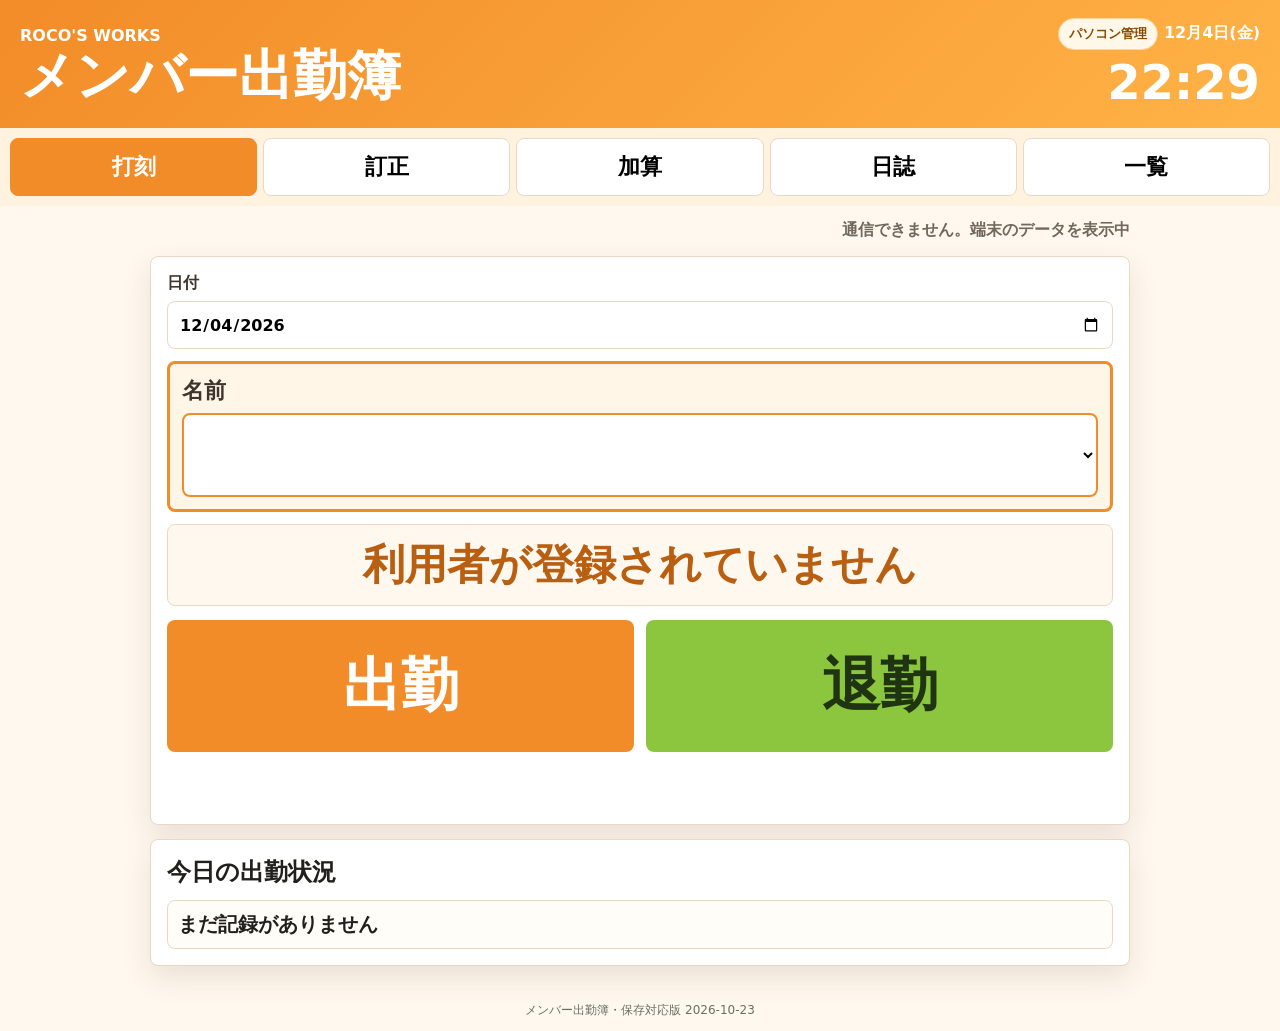
<file: index.html>
<!doctype html>
<html lang="ja">
<head>
  <meta charset="utf-8">
  <meta name="viewport" content="width=device-width, initial-scale=1">
  <title>メンバー出勤簿</title>
<script data-device-guard>
(function () {
  var ua = navigator.userAgent || '';
  var isIPad = /iPad/.test(ua) || ((navigator.platform === 'MacIntel' || /Macintosh/.test(ua)) && navigator.maxTouchPoints > 1);
  window.ROCO_IPAD_MODE = isIPad;
  if (!isIPad) return;
  document.documentElement.classList.add('ipad-input-only');
  if (/\/pc\.html$/i.test(location.pathname)) {
    window.ROCO_DEVICE_RESTRICTED = true;
    location.replace(new URL('index.html', location.href).href);
  }
}());
</script>
<style>html.ipad-input-only .admin-link { display: none !important; } html.ipad-input-only[data-admin-page] body { display: none !important; }</style>
  <meta name="theme-color" content="#f28c28">
  <link rel="manifest" href="manifest.webmanifest">
  <link rel="icon" href="icon.png">
  <link rel="apple-touch-icon" href="icon.png">
  <link rel="stylesheet" href="styles.css">
  <script>
window.ROCO_MEMBER_SEED = {users: [], attendance: {}, taskDaily: {}, taskMonthly: {}, diary: {}};
</script>
  <script>
window.ROCO_CLOUD_CONFIG = {
  supabaseUrl: "https://prpcqdijudmrovjuppaq.supabase.co",
  supabaseAnonKey: "sb_publishable_fbR99092iLVFSGLmJIu2rw_jvMGZ1xW"
};

</script>
<script>
window.addEventListener('error', function(event) {
  var status = document.getElementById('syncStatus');
  if (status) status.textContent = '起動エラー：' + (event.message || '必要なファイルを読み込めませんでした');
});
window.addEventListener('unhandledrejection', function(event) {
  var status = document.getElementById('syncStatus');
  if (status) status.textContent = '処理エラー：' + (event.reason && event.reason.message || event.reason || '起動できませんでした');
});
</script>
</head>
<body>
  <header class="app-header">
    <div>
      <p>ROCO'S WORKS</p>
      <h1>メンバー出勤簿</h1>
    </div>
    <div class="clock">
      <a class="admin-link" href="pc.html">パソコン管理</a>
      <span id="todayLabel"></span>
      <strong id="timeLabel">--:--</strong>
    </div>
  </header>

  <nav class="tabs" aria-label="ページ切替">
    <button class="active" type="button" data-page="punch">打刻</button>
    <button type="button" data-page="edit">訂正</button>
    <button type="button" data-page="extras">加算</button>
    <button type="button" data-page="diary">日誌</button>
    <button type="button" data-page="admin">一覧</button>
  </nav>

  <main>
    <p class="sync-status" id="syncStatus">起動中（保存対応版 10/23）</p>

    <section class="page active" id="punchPage">
      <section class="card punch-card">
        <label class="date-field">日付
          <input id="punchDate" type="date">
        </label>
        <label class="person-picker">名前
          <select id="punchUser"></select>
        </label>
        <div class="status-card" id="punchStatus">読み込み中です</div>
        <div class="punch-buttons">
          <button class="punch-in" id="clockInButton" type="button">出勤</button>
          <button class="punch-out" id="clockOutButton" type="button">退勤</button>
        </div>
        <p class="notice" id="punchNotice"></p>
      </section>

      <section class="card">
        <h2>今日の出勤状況</h2>
        <div id="todayList" class="today-list"></div>
      </section>
    </section>

    <section class="page" id="editPage">
      <section class="card">
        <label>日付
          <input id="editDate" type="date">
        </label>
        <label>名前
          <select id="editUser"></select>
        </label>
        <div class="grid-2">
          <label>状態
            <select id="editStatus">
              <option value="">未入力</option>
              <option value="出勤">出勤</option>
              <option value="在宅">在宅</option>
              <option value="欠席">欠席</option>
            </select>
          </label>
          <label>休憩 分
            <input id="editBreak" type="number" min="0" step="5">
          </label>
          <label>出勤時刻
            <input id="editStart" type="time">
          </label>
          <label>退勤時刻
            <input id="editEnd" type="time">
          </label>
        </div>
        <div class="big-check-grid">
          <label><input id="editMeal" type="checkbox"><span>食事あり</span></label>
          <label><input id="editTransportGo" type="checkbox"><span>送迎 行き</span></label>
          <label><input id="editTransportReturn" type="checkbox"><span>送迎 帰り</span></label>
        </div>
        <label>備考
          <textarea id="editMemo"></textarea>
        </label>
        <div class="actions">
          <button class="save-button" id="saveEditButton" type="button">訂正を保存</button>
          <button class="danger-button" id="deleteEditButton" type="button">この日の記録を削除</button>
        </div>
        <p class="notice" id="editNotice"></p>
      </section>
    </section>

    <section class="page" id="extrasPage">
      <section class="card">
        <label>日付
          <input id="extraDate" type="date">
        </label>
        <label>名前
          <select id="extraUser"></select>
        </label>
      </section>
      <section class="card"><h2>毎日の加算</h2><div id="dailyExtras" class="extra-list"></div></section>
      <section class="card"><h2>週作業の加算</h2><div id="weeklyExtras" class="extra-list"></div></section>
      <section class="card"><h2>月・個数の加算</h2><div id="monthlyExtras" class="extra-list"></div><div id="pieceExtras" class="extra-list"></div></section>
    </section>

    <section class="page" id="diaryPage">
      <section class="card">
        <label>日付
          <input id="diaryDate" type="date">
        </label>
      </section>
      <section class="card">
        <h2>作業内容</h2>
        <div id="diaryWorkOptions" class="work-option-grid"></div>
      </section>
      <section class="card">
        <h2>その他</h2>
        <textarea id="diaryExtraWork" placeholder="追加でやったこと"></textarea>
        <p class="notice" id="diaryNotice"></p>
      </section>
    </section>

    <section class="page" id="adminPage">
      <section class="card">
        <div class="admin-head">
          <h2>出勤簿一覧</h2>
          <input id="adminDate" type="date">
        </div>
        <div id="adminList" class="admin-list"></div>
      </section>
    </section>
  </main>

  <script>
const CLOUD_ID = "rocos-works-member-attendance";
const yen = new Intl.NumberFormat("ja-JP", { style: "currency", currency: "JPY", maximumFractionDigits: 0 });
const diaryWorkOptions = ["弁当販売", "仕入れ", "仕込み", "調理", "盛り付け", "配達", "洗い物", "清掃", "内職"];

let state = null;
let cloudClient = null;
let cloudReady = false;
let saveTimer = null;
let cloudSubscription = null;
const CACHE_KEY = "rocos-member-attendance-cache";
const PENDING_KEY = "rocos-member-attendance-pending-v1";
let pendingChanges = readPendingChanges();
let syncInProgress = false;
let actionQueue = Promise.resolve();
let actionCount = 0;

const els = {
  syncStatus: document.querySelector("#syncStatus"),
  todayLabel: document.querySelector("#todayLabel"),
  timeLabel: document.querySelector("#timeLabel"),
  punchDate: document.querySelector("#punchDate"),
  punchUser: document.querySelector("#punchUser"),
  punchStatus: document.querySelector("#punchStatus"),
  clockInButton: document.querySelector("#clockInButton"),
  clockOutButton: document.querySelector("#clockOutButton"),
  punchNotice: document.querySelector("#punchNotice"),
  todayList: document.querySelector("#todayList"),
  editDate: document.querySelector("#editDate"),
  editUser: document.querySelector("#editUser"),
  editStatus: document.querySelector("#editStatus"),
  editStart: document.querySelector("#editStart"),
  editEnd: document.querySelector("#editEnd"),
  editBreak: document.querySelector("#editBreak"),
  editMeal: document.querySelector("#editMeal"),
  editTransportGo: document.querySelector("#editTransportGo"),
  editTransportReturn: document.querySelector("#editTransportReturn"),
  editMemo: document.querySelector("#editMemo"),
  saveEditButton: document.querySelector("#saveEditButton"),
  deleteEditButton: document.querySelector("#deleteEditButton"),
  editNotice: document.querySelector("#editNotice"),
  extraDate: document.querySelector("#extraDate"),
  extraUser: document.querySelector("#extraUser"),
  dailyExtras: document.querySelector("#dailyExtras"),
  weeklyExtras: document.querySelector("#weeklyExtras"),
  monthlyExtras: document.querySelector("#monthlyExtras"),
  pieceExtras: document.querySelector("#pieceExtras"),
  diaryDate: document.querySelector("#diaryDate"),
  diaryWorkOptions: document.querySelector("#diaryWorkOptions"),
  diaryExtraWork: document.querySelector("#diaryExtraWork"),
  diaryNotice: document.querySelector("#diaryNotice"),
  adminDate: document.querySelector("#adminDate"),
  adminList: document.querySelector("#adminList")
};

init();

async function init() {
  preservePreviousCache();
  if (location.protocol === "file:" && !window.ROCO_IPAD_MODE && !new URL(location.href).searchParams.has("input") && !pendingChanges.length) {
    location.replace(new URL("pc.html", location.href).href);
    return;
  }
  setInitialDates();
  bindEvents();
  tick();
  window.setInterval(tick, 1000);
  setupCloud();
  state = await loadState();
  render();
  subscribeToCloudChanges();
  window.addEventListener("focus", refreshFromCloud);
  document.addEventListener("visibilitychange", () => { if (!document.hidden) refreshFromCloud(); });
}

function setInitialDates() {
  const today = dateKey(new Date());
  ["punchDate", "editDate", "extraDate", "diaryDate", "adminDate"].forEach((key) => {
    els[key].value = today;
  });
}

function bindEvents() {
  document.querySelectorAll("[data-page]").forEach((button) => {
    button.addEventListener("click", () => switchPage(button.dataset.page));
  });
  ["punchDate", "editDate", "extraDate", "diaryDate"].forEach((key) => {
    els[key].addEventListener("change", () => syncDates(els[key].value));
  });
  els.adminDate.addEventListener("change", renderAdminList);
  ["punchUser", "editUser", "extraUser"].forEach((key) => {
    els[key].addEventListener("change", () => syncUsers(els[key].value));
  });
  els.clockInButton.addEventListener("click", () => runAction(clockIn, els.punchNotice));
  els.clockOutButton.addEventListener("click", () => runAction(clockOut, els.punchNotice));
  els.saveEditButton.addEventListener("click", () => runAction(saveEditRecord, els.editNotice));
  els.deleteEditButton.addEventListener("click", () => runAction(deleteEditRecord, els.editNotice));
  document.addEventListener("change", (event) => {
    if (event.target.matches("[data-extra]")) runAction(() => handleExtraChange(event), els.editNotice);
    if (event.target.matches("[data-diary-work]")) runAction(handleDiaryWorkChange, els.diaryNotice);
  });
  els.diaryExtraWork.addEventListener("input", () => {
    window.clearTimeout(saveTimer);
    saveTimer = window.setTimeout(() => runAction(handleDiaryExtraWork, els.diaryNotice), 500);
  });
}

function switchPage(page) {
  document.querySelectorAll("[data-page]").forEach((button) => button.classList.toggle("active", button.dataset.page === page));
  document.querySelectorAll(".page").forEach((section) => section.classList.toggle("active", section.id === `${page}Page`));
}

function syncDates(value) {
  ["punchDate", "editDate", "extraDate", "diaryDate"].forEach((key) => {
    els[key].value = value;
  });
  render();
}

function syncUsers(value) {
  ["punchUser", "editUser", "extraUser"].forEach((key) => {
    if ([...els[key].options].some((option) => option.value === value)) els[key].value = value;
  });
  render();
}

function runAction(action, noticeEl) {
  actionCount += 1;
  actionQueue = actionQueue.then(async () => {
    try {
      if (!state) throw new Error("読み込みの完了を待ってください。");
      setStatus("保存中です");
      await action();
      setStatus(pendingChanges.length ? "この端末に保存済み・クラウドへの送信待ち" : "クラウド保存済み");
    } catch (error) {
      console.error(error);
      if (noticeEl) noticeEl.textContent = "保存できませんでした。" + error.message;
      setStatus("保存できませんでした");
    } finally { actionCount -= 1; }
  });
  return actionQueue;
}

function setupCloud() {
  cloudReady = Boolean(window.ROCO_CLOUD_CONFIG?.supabaseUrl && window.ROCO_CLOUD_CONFIG?.supabaseAnonKey);
  return cloudReady;
}

async function cloudRequest(select, update, expectedUpdatedAt) {
  const config = window.ROCO_CLOUD_CONFIG;
  const url = new URL(config.supabaseUrl + "/rest/v1/register_state");
  url.searchParams.set("id", "eq." + CLOUD_ID);
  url.searchParams.set("select", select);
  if (expectedUpdatedAt) url.searchParams.set("updated_at", "eq." + expectedUpdatedAt);
  const controller = new AbortController();
  const timeout = window.setTimeout(() => controller.abort(), 10000);
  try {
    const response = await fetch(url.href, {
      method: update ? "PATCH" : "GET",
      headers: { apikey: config.supabaseAnonKey, Authorization: "Bearer " + config.supabaseAnonKey,
        "Content-Type": "application/json", Prefer: "return=representation" },
      ...(update ? { body: JSON.stringify(update) } : {}),
      signal: controller.signal
    });
    if (!response.ok) throw new Error("クラウド通信エラー (" + response.status + ")");
    return await response.json();
  } finally { window.clearTimeout(timeout); }
}

function readPendingChanges() {
  try {
    const saved = JSON.parse(localStorage.getItem(PENDING_KEY) || "[]");
    return Array.isArray(saved) ? saved : [];
  } catch { return []; }
}

function clone(value) { return JSON.parse(JSON.stringify(value)); }

function collectChanges(before, after, path = [], changes = []) {
  if (JSON.stringify(before) === JSON.stringify(after)) return changes;
  if (before && after && typeof before === "object" && typeof after === "object" && !Array.isArray(before) && !Array.isArray(after)) {
    for (const key of new Set([...Object.keys(before), ...Object.keys(after)])) {
      collectChanges(before[key], after[key], [...path, key], changes);
    }
  } else {
    changes.push(after === undefined ? { path, remove: true } : { path, value: clone(after) });
  }
  return changes;
}

function applyChanges(target, changes) {
  for (const change of changes) {
    if (!Array.isArray(change.path) || !change.path.length || change.path.some(key => ["__proto__", "constructor", "prototype"].includes(key))) continue;
    let parent = target;
    for (const key of change.path.slice(0, -1)) {
      if (!parent[key] || typeof parent[key] !== "object") parent[key] = {};
      parent = parent[key];
    }
    const key = change.path[change.path.length - 1];
    if (change.remove) delete parent[key];
    else parent[key] = clone(change.value);
  }
  return target;
}

function subscribeToCloudChanges() {
  if (cloudSubscription) return;
  cloudSubscription = window.setInterval(() => { if (!document.hidden) refreshFromCloud(); }, 30000);
}

async function refreshFromCloud() {
  if (!cloudReady || !state || syncInProgress || actionCount) return;
  syncInProgress = true;
  try {
    if (pendingChanges.length) await flushPendingChanges();
    else {
      const rows = await cloudRequest("data,updated_at");
      if (!rows[0]?.data) throw new Error("クラウドデータがありません");
      // An edit may have started while this request was in flight.
      if (actionCount || pendingChanges.length) return;
      const latest = normalizeState(rows[0].data);
      cacheFetchedState(latest);
      state = latest;
    }
    if (!actionCount) render();
    setStatus(pendingChanges.length ? "この端末に保存済み・クラウドへの送信待ち" : "クラウドと同期しました");
  } catch (error) {
    console.error(error);
    setStatus(pendingChanges.length ? "この端末に保存済み・クラウドへの送信待ち" : "通信できません。端末のデータを表示中");
  } finally { syncInProgress = false; }
}

async function loadState() {
  const cached = loadCachedState();
  const local = applyChanges(normalizeState(cached || window.ROCO_MEMBER_SEED || {}), pendingChanges);
  setStatus(pendingChanges.length ? "この端末に保存済み・クラウドへの送信待ち" : "端末のデータを表示中・クラウド確認中");
  window.setTimeout(refreshFromCloud, 0);
  return local;
}

function loadCachedState() {
  try { return JSON.parse(localStorage.getItem(CACHE_KEY) || "null"); }
  catch { return null; }
}

async function flushPendingChanges() {
  if (!cloudReady || !pendingChanges.length) return;
  for (let attempt = 0; attempt < 3; attempt += 1) {
    const rows = await cloudRequest("data,updated_at");
    const row = rows[0];
    if (!row?.data || !row.updated_at) throw new Error("クラウドデータを読み込めません");
    const sentCount = pendingChanges.length;
    const merged = applyChanges(normalizeState(row.data), pendingChanges.slice(0, sentCount));
    const saved = await cloudRequest("updated_at", { data: merged, updated_at: new Date().toISOString() }, row.updated_at);
    if (saved.length === 1) {
      const remaining = pendingChanges.slice(sentCount);
      localStorage.setItem(PENDING_KEY, JSON.stringify(remaining));
      pendingChanges = remaining;
      const latest = applyChanges(merged, remaining);
      cacheFetchedState(latest);
      state = latest;
      return;
    }
  }
  throw new Error("同時更新のため再送待ちです");
}

async function patchState(mutator) {
  const local = clone(normalizeState(state));
  mutator(local);
  const changes = collectChanges(state, local);
  if (!changes.length) return;
  const nextPending = [...pendingChanges, ...changes];
  // Persist the retry journal first so a closed tab cannot lose unsent edits.
  localStorage.setItem(PENDING_KEY, JSON.stringify(nextPending));
  pendingChanges = nextPending;
  state = local;
  localStorage.setItem(CACHE_KEY, JSON.stringify(state));
  render();
  setStatus("この端末に保存済み・クラウドへ送信中");
  if (syncInProgress) return;
  syncInProgress = true;
  try { await flushPendingChanges(); }
  catch (error) { console.error(error); }
  finally { syncInProgress = false; }
}

function normalizeState(raw = {}) {
  raw = raw && typeof raw === "object" ? raw : {};
  return {
    ...raw,
    month: raw.month || monthKey(new Date()),
    taskVersion: raw.taskVersion || 2,
    settings: raw.settings || {},
    users: Array.isArray(raw.users) ? raw.users : [],
    attendance: raw.attendance && typeof raw.attendance === "object" ? raw.attendance : {},
    taskRates: raw.taskRates || { daily: [], weekly: [], monthly: [], piece: [] },
    taskDaily: raw.taskDaily && typeof raw.taskDaily === "object" ? raw.taskDaily : {},
    taskMonthly: raw.taskMonthly || {},
    legacyMonthlyTasks: raw.legacyMonthlyTasks || {},
    diary: raw.diary && typeof raw.diary === "object" ? raw.diary : {},
    wageAdjustments: raw.wageAdjustments || {}
  };
}

function render() {
  if (!state) return;
  syncUserOptions();
  renderPunchStatus();
  renderTodayList();
  renderEditForm();
  renderExtraInputs();
  renderDiaryInputs();
  renderAdminList();
}

function syncUserOptions() {
  const options = state.users.map((user) => `<option value="${user.id}">${escapeHtml(user.name)}</option>`).join("");
  const values = {
    punchUser: els.punchUser.value,
    editUser: els.editUser.value,
    extraUser: els.extraUser.value
  };
  ["punchUser", "editUser", "extraUser"].forEach((key) => {
    els[key].innerHTML = options;
    if (state.users.some((user) => user.id === values[key])) els[key].value = values[key];
  });
  if (!els.punchUser.value && state.users[0]) els.punchUser.value = state.users[0].id;
  if (!els.editUser.value) els.editUser.value = els.punchUser.value;
  if (!els.extraUser.value) els.extraUser.value = els.punchUser.value;
}

async function clockIn() {
  const user = currentUser("punch");
  if (!user) return;
  const date = els.punchDate.value || dateKey(new Date());
  const key = recordKey(date, user.id);
  await patchState((next) => {
    const record = next.attendance[key] || {};
    if (record.status === "出勤" && record.start && !record.end) throw new Error("already in");
    if (record.status === "出勤" && record.start && record.end) throw new Error("already done");
    next.attendance[key] = {
      ...record,
      status: "出勤",
      start: timeKey(new Date()),
      end: "",
      breakMinutes: record.breakMinutes == null ? 60 : record.breakMinutes,
      meal: record.meal == null ? false : record.meal,
      transportGo: transportGoChecked(record),
      transportReturn: transportReturnChecked(record),
      transport: transportGoChecked(record) || transportReturnChecked(record),
      memo: record.memo || ""
    };
    next.month = date.slice(0, 7);
  });
  showPunchNotice(`${user.name} さんの出勤を記録しました。`);
}

async function clockOut() {
  const user = currentUser("punch");
  if (!user) return;
  const date = els.punchDate.value || dateKey(new Date());
  const key = recordKey(date, user.id);
  await patchState((next) => {
    const record = next.attendance[key];
    if (!record || record.status !== "出勤" || !record.start) throw new Error("no clock in");
    if (record.end) throw new Error("already out");
    record.end = timeKey(new Date());
    next.month = date.slice(0, 7);
  });
  showPunchNotice(`${user.name} さんの退勤を記録しました。`);
}

async function saveEditRecord() {
  const user = currentUser("edit");
  if (!user) return;
  const date = els.editDate.value || dateKey(new Date());
  const key = recordKey(date, user.id);
  await patchState((next) => {
    if (!els.editStatus.value) {
      delete next.attendance[key];
      delete next.taskDaily[key];
    } else {
      next.attendance[key] = {
        ...(next.attendance[key] || {}),
        status: els.editStatus.value,
        start: els.editStart.value || "09:30",
        end: els.editEnd.value || "",
        breakMinutes: Number(els.editBreak.value || 0),
        meal: els.editMeal.checked,
        transportGo: els.editTransportGo.checked,
        transportReturn: els.editTransportReturn.checked,
        transport: els.editTransportGo.checked || els.editTransportReturn.checked,
        memo: els.editMemo.value.trim()
      };
      if (!["出勤", "在宅"].includes(els.editStatus.value)) delete next.taskDaily[key];
    }
    next.month = date.slice(0, 7);
  });
  showEditNotice("訂正を保存しました。");
}

async function deleteEditRecord() {
  const user = currentUser("edit");
  if (!user) return;
  const date = els.editDate.value || dateKey(new Date());
  if (!confirm(`${user.name} さんの ${date} の記録を削除しますか？`)) return;
  const key = recordKey(date, user.id);
  await patchState((next) => {
    delete next.attendance[key];
    delete next.taskDaily[key];
  });
  showEditNotice("記録を削除しました。");
}

function renderPunchStatus() {
  const user = currentUser("punch");
  if (!user) {
    els.punchStatus.textContent = "利用者が登録されていません";
    return;
  }
  const record = state.attendance[recordKey(els.punchDate.value, user.id)] || {};
  if (record.status === "出勤" && record.start && record.end) {
    els.punchStatus.textContent = `退勤済み ${record.start} - ${record.end}`;
  } else if (record.status === "出勤" && record.start) {
    els.punchStatus.textContent = `出勤中 ${record.start}`;
  } else if (record.status) {
    els.punchStatus.textContent = record.status;
  } else {
    els.punchStatus.textContent = "まだ打刻していません";
  }
}

function renderTodayList() {
  const date = els.punchDate.value;
  const rows = state.users
    .map((user) => ({ user, record: state.attendance[recordKey(date, user.id)] || {} }))
    .filter((row) => row.record.status);
  els.todayList.innerHTML = rows.length ? rows.map(({ user, record }) => `
    <div class="today-row">
      <strong>${escapeHtml(user.name)}</strong>
      <span>${escapeHtml(record.status)} ${escapeHtml(record.start || "")}${record.end ? ` - ${escapeHtml(record.end)}` : ""}</span>
    </div>
  `).join("") : `<div class="today-row"><strong>まだ記録がありません</strong><span></span></div>`;
}

function renderEditForm() {
  const user = currentUser("edit");
  if (!user) return;
  const record = state.attendance[recordKey(els.editDate.value, user.id)] || {};
  els.editStatus.value = record.status || "";
  els.editStart.value = record.start || "";
  els.editEnd.value = record.end || "";
  els.editBreak.value = record.breakMinutes == null ? 60 : record.breakMinutes;
  els.editMeal.checked = Boolean(record.meal);
  els.editTransportGo.checked = transportGoChecked(record);
  els.editTransportReturn.checked = transportReturnChecked(record);
  els.editMemo.value = record.memo || "";
}

function renderExtraInputs() {
  const user = currentUser("extra");
  if (!user) return;
  const date = els.extraDate.value || dateKey(new Date());
  els.dailyExtras.innerHTML = taskGroupHtml("daily", date, user.id, "select");
  els.weeklyExtras.innerHTML = taskGroupHtml("weekly", date, user.id, "select");
  els.monthlyExtras.innerHTML = taskGroupHtml("monthly", date, user.id, "select");
  els.pieceExtras.innerHTML = taskGroupHtml("piece", date, user.id, "number");
}

function taskGroupHtml(group, date, userId, type) {
  const tasks = state.taskRates[group] || [];
  if (!tasks.length) return `<p class="notice">項目がありません。</p>`;
  return tasks.map((task, index) => {
    const taskIndex = task.key || index;
    const value = getDailyTaskValue(date, userId, group, taskIndex);
    const control = type === "number"
      ? `<input data-extra data-date="${date}" data-user="${userId}" data-group="${group}" data-index="${taskIndex}" type="number" min="0" step="1" value="${value || ""}">`
      : `<select data-extra data-date="${date}" data-user="${userId}" data-group="${group}" data-index="${taskIndex}">
          <option value="0" ${String(value) === "0" ? "selected" : ""}>なし</option>
          <option value="0.5" ${String(value) === "0.5" ? "selected" : ""}>半分</option>
          <option value="1" ${String(value) === "1" ? "selected" : ""}>1人分</option>
        </select>`;
    return `
      <div class="extra-row">
        <div><strong>${escapeHtml(task.name)}</strong><span>${yen.format(Number(task.amount) || 0)}</span></div>
        ${control}
      </div>
    `;
  }).join("");
}

async function handleExtraChange(event) {
  const { date, user, group, index } = event.target.dataset;
  const key = recordKey(date, user);
  const amount = Number(event.target.value) || 0;
  await patchState((next) => {
    next.taskDaily[key] = next.taskDaily[key] || {};
    next.taskDaily[key][group] = next.taskDaily[key][group] || {};
    next.taskDaily[key][group][index] = amount;
    next.month = date.slice(0, 7);
  });
}

function renderDiaryInputs() {
  const date = els.diaryDate.value || dateKey(new Date());
  const record = state.diary[date] || {};
  const selected = record.workTypes || [];
  els.diaryWorkOptions.innerHTML = diaryWorkOptions.map((option) => `
    <label class="work-option">
      <input data-diary-work type="checkbox" value="${escapeAttr(option)}" ${selected.includes(option) ? "checked" : ""}>
      <span>${escapeHtml(option)}</span>
    </label>
  `).join("");
  els.diaryExtraWork.value = record.extraWork || record.work || "";
}

async function handleDiaryWorkChange() {
  const date = els.diaryDate.value || dateKey(new Date());
  const workTypes = [...els.diaryWorkOptions.querySelectorAll("[data-diary-work]:checked")].map((input) => input.value);
  await patchState((next) => {
    next.diary[date] = next.diary[date] || {};
    next.diary[date].workTypes = workTypes;
    next.month = date.slice(0, 7);
  });
  showDiaryNotice("作業内容を保存しました。");
}

async function handleDiaryExtraWork() {
  const date = els.diaryDate.value || dateKey(new Date());
  await patchState((next) => {
    next.diary[date] = next.diary[date] || {};
    next.diary[date].extraWork = els.diaryExtraWork.value;
    next.month = date.slice(0, 7);
  });
  showDiaryNotice("保存しました。");
}

function renderAdminList() {
  const date = els.adminDate.value || dateKey(new Date());
  const rows = state.users.map((user) => ({ user, record: state.attendance[recordKey(date, user.id)] || {} }));
  els.adminList.innerHTML = rows.map(({ user, record }) => `
    <div class="admin-row">
      <strong>${escapeHtml(user.name)}</strong>
      <span>${record.status ? `${escapeHtml(record.status)} ${escapeHtml(record.start || "")}${record.end ? ` - ${escapeHtml(record.end)}` : ""}` : "未入力"}</span>
    </div>
  `).join("");
}

function currentUser(kind) {
  const select = kind === "edit" ? els.editUser : kind === "extra" ? els.extraUser : els.punchUser;
  return state.users.find((user) => user.id === select.value);
}

function getDailyTaskValue(date, userId, group, index) {
  const key = recordKey(date, userId);
  return (((state.taskDaily[key] || {})[group] || {})[index]) || 0;
}

function transportGoChecked(record = {}) {
  return Boolean(record.transportGo || (record.transport && record.transportGo !== false));
}

function transportReturnChecked(record = {}) {
  return Boolean(record.transportReturn || (record.transport && record.transportReturn !== false));
}

function setStatus(message) {
  els.syncStatus.textContent = message;
}

function showPunchNotice(message) {
  els.punchNotice.textContent = message;
}

function showEditNotice(message) {
  els.editNotice.textContent = message;
}

function showDiaryNotice(message) {
  els.diaryNotice.textContent = message;
}

function tick() {
  const now = new Date();
  els.todayLabel.textContent = now.toLocaleDateString("ja-JP", { month: "long", day: "numeric", weekday: "short" });
  els.timeLabel.textContent = now.toLocaleTimeString("ja-JP", { hour: "2-digit", minute: "2-digit" });
}

function dateKey(date) {
  return `${date.getFullYear()}-${String(date.getMonth() + 1).padStart(2, "0")}-${String(date.getDate()).padStart(2, "0")}`;
}

function monthKey(date) {
  return `${date.getFullYear()}-${String(date.getMonth() + 1).padStart(2, "0")}`;
}

function timeKey(date) {
  return `${String(date.getHours()).padStart(2, "0")}:${String(date.getMinutes()).padStart(2, "0")}`;
}

function recordKey(date, userId) {
  return `${date}:${userId}`;
}

function escapeHtml(value) {
  return String(value == null ? "" : value).replace(/[&<>"']/g, (char) => ({
    "&": "&amp;",
    "<": "&lt;",
    ">": "&gt;",
    "\"": "&quot;",
    "'": "&#39;"
  }[char]));
}

function escapeAttr(value) {
  return escapeHtml(value);
}





function preservePreviousCache() {
  const key = "rocos-member-attendance-before-update-20261023";
  try {
    const old = localStorage.getItem(CACHE_KEY);
    if (old && !localStorage.getItem(key)) localStorage.setItem(key, old);
    if (!localStorage.getItem(key) || document.getElementById("downloadPreviousCache")) return;
    const button = document.createElement("button");
    button.id = "downloadPreviousCache";
    button.type = "button";
    button.textContent = "更新前の端末記録をダウンロード";
    button.style.cssText = "margin:12px;font-size:12px";
    button.addEventListener("click", () => {
      const content = localStorage.getItem(key);
      if (!content) return;
      const url = URL.createObjectURL(new Blob([content], {type:"application/json"}));
      const link = document.createElement("a");
      link.href = url;
      link.download = "メンバー出勤簿-更新前の端末記録.json";
      document.body.appendChild(link);
      link.click();
      link.remove();
      setTimeout(() => URL.revokeObjectURL(url), 10000);
    });
    document.body.appendChild(button);
  } catch (error) { console.error("更新前記録のバックアップに失敗しました。元の記録は保持します", error); }
}

function cacheFetchedState(value) {
  try { localStorage.setItem(CACHE_KEY, JSON.stringify(value)); }
  catch (error) { console.error("端末控えを更新できません。クラウドの記録を表示します", error); }
}

</script>
<p style="text-align:center;color:#687064;font-size:12px">メンバー出勤簿・保存対応版 2026-10-23</p>
</body>
</html>
</file>
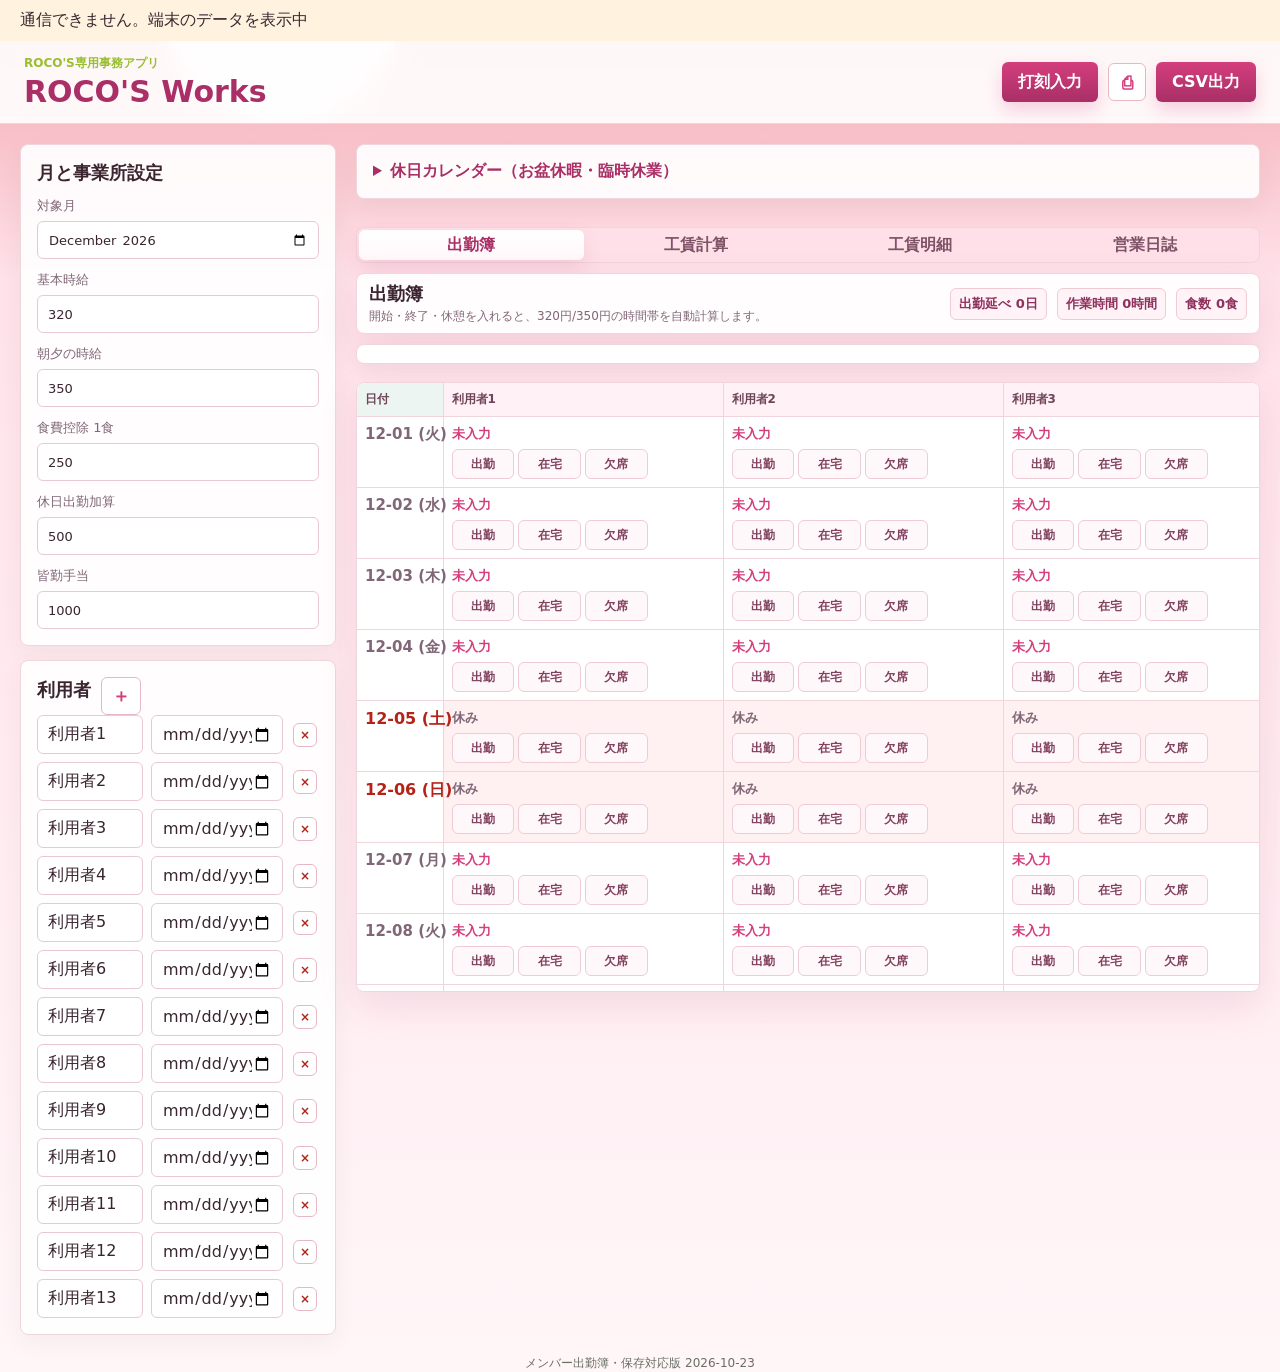
<file: pc.html>
<!doctype html>
<html lang="ja" data-admin-page>
  <head>
    <meta charset="utf-8">
    <meta name="viewport" content="width=device-width, initial-scale=1">
    <title>ROCO'S Works</title>
<script data-device-guard>
(function () {
  var ua = navigator.userAgent || '';
  var isIPad = /iPad/.test(ua) || ((navigator.platform === 'MacIntel' || /Macintosh/.test(ua)) && navigator.maxTouchPoints > 1);
  window.ROCO_IPAD_MODE = isIPad;
  if (!isIPad) return;
  document.documentElement.classList.add('ipad-input-only');
  if (/\/pc\.html$/i.test(location.pathname)) {
    window.ROCO_DEVICE_RESTRICTED = true;
    location.replace(new URL('index.html', location.href).href);
  }
}());
</script>
<style>html.ipad-input-only .admin-link { display: none !important; } html.ipad-input-only[data-admin-page] body { display: none !important; }</style>
    <link rel="stylesheet" href="styles-admin.css?v=4">
  <script>
window.addEventListener('error', function(event) {
  var status = document.getElementById('syncStatus');
  if (status) status.textContent = '起動エラー：' + (event.message || '必要なファイルを読み込めませんでした');
});
window.addEventListener('unhandledrejection', function(event) {
  var status = document.getElementById('syncStatus');
  if (status) status.textContent = '処理エラー：' + (event.reason && event.reason.message || event.reason || '起動できませんでした');
});
</script>
</head>
  <body>
    <p id="syncStatus" role="status" style="padding: 10px 20px; margin: 0; background: #fff3df;">端末のデータを読み込んでいます</p>
    <header class="app-header">
      <div>
        <p class="eyebrow">ROCO'S専用事務アプリ</p>
        <h1>ROCO'S Works</h1>
      </div>
      <div class="header-actions">
        <a class="primary-button link-button" href="index.html?input=1">打刻入力</a>
        <button class="icon-button" id="printButton" title="印刷">⎙</button>
        <button class="primary-button" id="exportButton">CSV出力</button>
      </div>
    </header>

    <main class="workspace">
      <aside class="sidebar">
        <section class="panel">
          <h2>月と事業所設定</h2>
          <label>
            対象月
            <input type="month" id="monthInput">
          </label>
          <label>
            基本時給
            <input type="number" id="hourlyRateInput" min="0" step="10">
          </label>
          <label>
            朝夕の時給
            <input type="number" id="specialRateInput" min="0" step="10">
          </label>
          <label>
            食費控除 1食
            <input type="number" id="mealCostInput" min="0" step="10">
          </label>
          <label>
            休日出勤加算
            <input type="number" id="holidayBonusInput" min="0" step="10">
          </label>
          <label>
            皆勤手当
            <input type="number" id="perfectBonusInput" min="0" step="10">
          </label>
        </section>

        <section class="panel">
          <div class="panel-title-row">
            <h2>利用者</h2>
            <button class="icon-button" id="addUserButton" title="利用者を追加">＋</button>
          </div>
          <div id="userList" class="user-list"></div>
        </section>
      </aside>

      <section class="content">
        <details class="panel holiday-settings-panel">
          <summary>休日カレンダー（お盆休暇・臨時休業）</summary>
          <p>左の対象月を選び、休暇の日を「休日」に変更してください。全員の皆勤判定から除外し、工賃計算・明細に自動反映します。休日に出勤した日は休日出勤加算の対象になります。</p>
          <p>土日・祝日を営業日にすることもできます。「通常どおり」で元の曜日・祝日の設定に戻ります。変更は自動保存されます。</p>
          <div id="holidayCalendar"></div>
        </details>
        <nav class="tabs" aria-label="機能切替">
          <button class="tab active" data-tab="attendance">出勤簿</button>
          <button class="tab" data-tab="wages">工賃計算</button>
          <button class="tab" data-tab="slips">工賃明細</button>
          <button class="tab" data-tab="diary">営業日誌</button>
        </nav>

        <section class="view active" id="attendanceView">
          <div class="view-heading">
            <div>
              <h2>出勤簿</h2>
              <p>開始・終了・休憩を入れると、320円/350円の時間帯を自動計算します。</p>
            </div>
            <div class="summary-strip" id="attendanceSummary"></div>
          </div>
          <div class="table-scroll-top" id="attendanceScrollTop" aria-label="出勤簿の横スクロール">
            <div></div>
          </div>
          <div class="table-shell attendance-table-shell" id="attendanceTableShell">
            <table id="attendanceTable"></table>
          </div>
        </section>

        <section class="view" id="wagesView">
          <div class="view-heading">
            <div>
              <h2>工賃計算書</h2>
              <p>毎日・週数回・月単位の作業加算、販売数、食費控除をまとめます。</p>
            </div>
            <div class="summary-strip" id="wageSummary"></div>
          </div>
          <section class="panel task-settings-panel">
            <div class="panel-title-row">
              <h2>加算項目の全体設定</h2>
            </div>
            <div id="taskSettings"></div>
          </section>
          <section class="panel monthly-task-panel">
            <div class="panel-title-row">
              <h2>月の加算まとめカレンダー</h2>
            </div>
            <div id="monthlyTaskCalendar"></div>
          </section>
          <div class="table-shell">
            <table id="wageTable"></table>
          </div>
        </section>

        <section class="view" id="slipsView">
          <div class="view-heading">
            <div>
              <h2>工賃明細</h2>
              <p>利用者ごとの明細を確認し、印刷できます。</p>
            </div>
          </div>
          <div id="slipsGrid" class="slips-grid"></div>
        </section>

        <section class="view" id="diaryView">
          <div class="view-heading">
            <div>
              <h2>営業日誌</h2>
              <p>出勤簿から人数と名前を自動集計し、売上と作業内容を記録します。</p>
            </div>
            <div class="diary-actions">
              <div class="summary-strip" id="diarySummary"></div>
              <button class="primary-button" id="importRegisterCsvButton">レジCSV取込</button>
              <input type="file" id="registerCsvInput" accept=".csv,text/csv" hidden>
            </div>
          </div>
          <div class="table-shell">
            <table id="diaryTable"></table>
          </div>
        </section>
      </section>
    </main>

    <template id="userRowTemplate">
      <div class="user-row">
        <input class="user-name" type="text" aria-label="利用者名">
        <input class="user-birthday" type="date" aria-label="誕生日">
        <button class="icon-button danger" title="削除">×</button>
      </div>
    </template>

    <script>
window.ROCO_MEMBER_SEED = {users: [], attendance: {}, taskDaily: {}, taskMonthly: {}, diary: {}};
</script>
    <script>
window.ROCO_CLOUD_CONFIG = {
  supabaseUrl: "https://prpcqdijudmrovjuppaq.supabase.co",
  supabaseAnonKey: "sb_publishable_fbR99092iLVFSGLmJIu2rw_jvMGZ1xW"
};

</script>
    <script>
const yen = new Intl.NumberFormat("ja-JP", {
  style: "currency",
  currency: "JPY",
  maximumFractionDigits: 0
});

const today = new Date();
const currentMonth = `${today.getFullYear()}-${String(today.getMonth() + 1).padStart(2, "0")}`;
const TASK_VERSION = 2;
const CLOUD_ID = "rocos-works-member-attendance";
const CACHE_KEY = "rocos-member-attendance-cache";
const diaryWorkOptions = ["弁当販売", "仕入れ", "仕込み", "調理", "盛り付け", "配達", "洗い物", "清掃", "内職"];

function deepClone(value) {
  return JSON.parse(JSON.stringify(value));
}

function newId() {
  if (window.crypto && crypto.randomUUID) return crypto.randomUUID();
  return `id-${Date.now()}-${Math.random().toString(16).slice(2)}`;
}

const defaultTaskRates = {
  daily: [
    { name: "1日調理責任者", amount: 100 },
    { name: "広報担当者", amount: 100 },
    { name: "洗濯干し、ゴミ捨て", amount: 100 },
    { name: "洗濯取り入れ、袋の整理", amount: 100 },
    { name: "レジ締め", amount: 100 },
    { name: "炊飯器、コーヒー機械洗浄", amount: 100 },
    { name: "日誌のメニュー、工程表記入", amount: 100 },
    { name: "ボード、弁当箱シール、伝票", amount: 200 },
    { name: "配達タッパーの消毒、整理", amount: 100 },
    { name: "冷蔵庫の温度管理、トイレ掃除", amount: 100 }
  ],
  weekly: [
    { name: "調理器具の配置、タッパー整理", amount: 100 },
    { name: "保育園タッパー洗浄、片付け", amount: 200 },
    { name: "保育園給食（前日、当日準備）", amount: 200 },
    { name: "在庫管理チェック表", amount: 200 },
    { name: "フライヤーの掃除", amount: 200 },
    { name: "ミゾ掃除（すくう、デッキブラシ）", amount: 200 },
    { name: "ミゾ掃除（仕切り、レンチ洗浄）", amount: 200 },
    { name: "スチコンの掃除", amount: 100 },
    { name: "コンロの清掃", amount: 100 },
    { name: "段ボールの整理", amount: 100 },
    { name: "外のゴミ箱、店の周りの掃除", amount: 100 }
  ],
  monthly: [
    { name: "教育係", amount: 200 },
    { name: "お米の管理", amount: 1000 },
    { name: "包丁管理", amount: 3000 },
    { name: "出勤簿、加算管理者", amount: 1500 },
    { name: "経費帳管理者", amount: 3000 }
  ],
  piece: [
    { key: "cookie", name: "クッキー販売", unit: "個", amount: 50 },
    { key: "frozenVacuum", name: "冷凍弁当の真空", unit: "個", amount: 5 }
  ]
};

const defaultState = {
  month: currentMonth,
  taskVersion: TASK_VERSION,
  settings: {
    hourlyRate: 320,
    specialRate: 350,
    mealCost: 250,
    holidayBonus: 500,
    perfectBonus: 1000
  },
  users: Array.from({ length: 13 }, (_, index) => ({
    id: newId(),
    name: `利用者${index + 1}`,
    birthday: ""
  })),
  attendance: {},
  taskRates: defaultTaskRates,
  taskCounts: {},
  taskDaily: {},
  taskMonthly: {},
  diary: {}
};

let state = deepClone(defaultState);
let baseState = deepClone(defaultState);
let saveTimer = null;
let cloudClient = null;
let cloudReady = false;
let cloudSubscription = null;
let saveRevision = 0;
let savedRevision = 0;
let saveInFlight = false;
const ADMIN_PENDING_KEY = "rocos-member-attendance-admin-pending-v1";
let refreshInFlight = false;
function setSyncStatus(message) {
  const element = document.getElementById("syncStatus");
  if (element) element.textContent = message;
}
function persistPendingSave() {
  localStorage.setItem(ADMIN_PENDING_KEY, JSON.stringify({base: baseState, local: state}));
  localStorage.setItem(CACHE_KEY, JSON.stringify(state));
}


const els = {
  monthInput: document.querySelector("#monthInput"),
  hourlyRateInput: document.querySelector("#hourlyRateInput"),
  specialRateInput: document.querySelector("#specialRateInput"),
  mealCostInput: document.querySelector("#mealCostInput"),
  holidayBonusInput: document.querySelector("#holidayBonusInput"),
  perfectBonusInput: document.querySelector("#perfectBonusInput"),
  addUserButton: document.querySelector("#addUserButton"),
  userList: document.querySelector("#userList"),
  attendanceTable: document.querySelector("#attendanceTable"),
  attendanceTableShell: document.querySelector("#attendanceTableShell"),
  attendanceScrollTop: document.querySelector("#attendanceScrollTop"),
  wageTable: document.querySelector("#wageTable"),
  monthlyTaskCalendar: document.querySelector("#monthlyTaskCalendar"),
  taskSettings: document.querySelector("#taskSettings"),
  diaryTable: document.querySelector("#diaryTable"),
  slipsGrid: document.querySelector("#slipsGrid"),
  attendanceSummary: document.querySelector("#attendanceSummary"),
  wageSummary: document.querySelector("#wageSummary"),
  diarySummary: document.querySelector("#diarySummary"),
  exportButton: document.querySelector("#exportButton"),
  printButton: document.querySelector("#printButton"),
  importRegisterCsvButton: document.querySelector("#importRegisterCsvButton"),
  registerCsvInput: document.querySelector("#registerCsvInput")
};

if (!window.ROCO_DEVICE_RESTRICTED) { init(); }

async function init() {
  preservePreviousCache();
  bindStaticEvents();
  setupCloud();
  await loadSharedState();
  render();
  subscribeToCloudChanges();
  window.addEventListener("focus", refreshFromCloud);
  document.addEventListener("visibilitychange", () => { if (!document.hidden) refreshFromCloud(); });
}

async function loadSharedState() {
  let pending = null;
  try { pending = JSON.parse(localStorage.getItem(ADMIN_PENDING_KEY) || "null"); }
  catch (error) { console.error(error); }
  state = migrateState(pending?.local || loadCachedState() || window.ROCO_MEMBER_SEED || defaultState);
  baseState = migrateState(pending?.base || state);
  if (pending?.local) {
    saveRevision = 1;
    saveTimer = setTimeout(flushPendingSaves, 0);
    setSyncStatus("この端末に保存済み・クラウドへの送信待ち");
  } else {
    setSyncStatus("端末のデータを表示中・クラウド確認中");
    setTimeout(refreshFromCloud, 0);
  }
}

function setupCloud() {
  cloudReady = Boolean(window.ROCO_CLOUD_CONFIG?.supabaseUrl && window.ROCO_CLOUD_CONFIG?.supabaseAnonKey);
  return cloudReady;
}

async function adminCloudRequest(select, update, expectedUpdatedAt) {
  const config = window.ROCO_CLOUD_CONFIG;
  const url = new URL(config.supabaseUrl + "/rest/v1/register_state");
  url.searchParams.set("id", "eq." + CLOUD_ID);
  url.searchParams.set("select", select);
  if (expectedUpdatedAt) url.searchParams.set("updated_at", "eq." + expectedUpdatedAt);
  const controller = new AbortController();
  const timeout = window.setTimeout(() => controller.abort(), 10000);
  try {
    const response = await fetch(url.href, {
      method: update ? "PATCH" : "GET",
      headers: { apikey: config.supabaseAnonKey, Authorization: "Bearer " + config.supabaseAnonKey,
        "Content-Type": "application/json", Prefer: "return=representation" },
      ...(update ? { body: JSON.stringify(update) } : {}),
      signal: controller.signal
    });
    if (!response.ok) throw new Error("クラウド通信エラー (" + response.status + ")");
    return await response.json();
  } finally { window.clearTimeout(timeout); }
}

function hasPendingSave() { return saveInFlight || savedRevision < saveRevision; }

function subscribeToCloudChanges() {
  if (cloudSubscription) return;
  cloudSubscription = setInterval(() => { if (!document.hidden) refreshFromCloud(); }, 30000);
}

async function refreshFromCloud() {
  if (!cloudReady || hasPendingSave() || refreshInFlight) return;
  refreshInFlight = true;
  try {
    const rows = await adminCloudRequest("data,updated_at");
    if (hasPendingSave()) return;
    if (!rows[0]?.data) throw new Error("クラウドデータがありません");
    state = migrateState(rows[0].data);
    baseState = deepClone(state);
    cacheFetchedState(state);
    render();
    setSyncStatus("クラウドと同期しました");
  } catch (error) {
    console.error(error);
    setSyncStatus(hasPendingSave() ? "この端末に保存済み・クラウドへの送信待ち" : "通信できません。端末のデータを表示中");
  } finally { refreshInFlight = false; }
}

function loadCachedState() {
  try { return JSON.parse(localStorage.getItem(CACHE_KEY) || "null"); }
  catch { return null; }
}

function sameValue(left, right) {
  return JSON.stringify(left) === JSON.stringify(right);
}

function mergeConcurrent(base, local, remote) {
  if (sameValue(local, base)) return deepClone(remote);
  if (sameValue(remote, base)) return deepClone(local);
  const localObject = local && typeof local === "object" && !Array.isArray(local);
  const remoteObject = remote && typeof remote === "object" && !Array.isArray(remote);
  const baseObject = base && typeof base === "object" && !Array.isArray(base);
  if (!localObject || !remoteObject || !baseObject) return deepClone(local);
  const result = {};
  const keys = new Set([...Object.keys(base), ...Object.keys(local), ...Object.keys(remote)]);
  keys.forEach((key) => {
    const inBase = Object.prototype.hasOwnProperty.call(base, key);
    const inLocal = Object.prototype.hasOwnProperty.call(local, key);
    const inRemote = Object.prototype.hasOwnProperty.call(remote, key);
    if (!inBase) {
      if (inLocal) result[key] = deepClone(local[key]);
      else if (inRemote) result[key] = deepClone(remote[key]);
      return;
    }
    if (!inLocal && (!inRemote || sameValue(remote[key], base[key]))) return;
    if (!inRemote && inLocal && sameValue(local[key], base[key])) return;
    if (!inLocal) return;
    if (!inRemote) {
      result[key] = deepClone(local[key]);
      return;
    }
    result[key] = mergeConcurrent(base[key], local[key], remote[key]);
  });
  return result;
}

async function saveStateNow(localSnapshot, targetRevision) {
  const localState = migrateState(localSnapshot);
  localStorage.setItem(CACHE_KEY, JSON.stringify(localState));
  if (!cloudReady) {
    state = localState;
    return false;
  }
  for (let attempt = 0; attempt < 3; attempt += 1) {
    const rows = await adminCloudRequest("data,updated_at");
    const current = rows[0];
    const readError = null;
    if (readError || !current || !current.data || !current.updated_at) throw readError || new Error("Cloud data is unavailable");
    const merged = migrateState(mergeConcurrent(baseState, localState, migrateState(current.data)));
    const saved = await adminCloudRequest("data,updated_at", { data: merged, updated_at: new Date().toISOString() }, current.updated_at);
    const saveError = null;
    if (saveError) throw saveError;
    if (saved && saved.length === 1) {
      const savedState = migrateState(saved[0].data);
      state = saveRevision === targetRevision ? savedState : migrateState(mergeConcurrent(localState, state, savedState));
      baseState = deepClone(savedState);
      localStorage.setItem(CACHE_KEY, JSON.stringify(state));
      return true;
    }
  }
  throw new Error("Concurrent updates continued for too long");
}
function migrateState(saved) {
  const taskRates = saved.taskRates
    ? {
        daily: Array.isArray(saved.taskRates.daily) ? deepClone(saved.taskRates.daily) : deepClone(defaultTaskRates.daily),
        weekly: Array.isArray(saved.taskRates.weekly) ? deepClone(saved.taskRates.weekly) : deepClone(defaultTaskRates.weekly),
        monthly: Array.isArray(saved.taskRates.monthly) ? deepClone(saved.taskRates.monthly) : deepClone(defaultTaskRates.monthly),
        piece: Array.isArray(saved.taskRates.piece) ? deepClone(saved.taskRates.piece) : deepClone(defaultTaskRates.piece)
      }
    : deepClone(defaultTaskRates);

  const merged = {
    ...deepClone(defaultState),
    ...saved,
    taskVersion: TASK_VERSION,
    settings: { ...deepClone(defaultState.settings), ...(saved.settings || {}) },
    taskRates,
    taskCounts: saved.taskCounts || {},
    taskDaily: saved.taskDaily || {},
    taskMonthly: saved.taskMonthly || {},
    legacyMonthlyTasks: saved.legacyMonthlyTasks || {},
    diary: saved.diary || {},
    attendance: saved.attendance || {}
  };

  if ((saved.users || []).length < 13) {
    const existing = saved.users || [];
    merged.users = [
      ...existing.map((user) => ({ birthday: "", ...user })),
      ...Array.from({ length: 13 - existing.length }, (_, index) => ({
        id: newId(),
        name: `利用者${existing.length + index + 1}`,
        birthday: ""
      }))
    ];
  } else {
    merged.users = (merged.users || []).map((user) => ({ birthday: "", ...user }));
  }

  return merged;
}

function mergeTasks(defaults, saved = []) {
  const merged = defaults.map((task, index) => ({
    ...task,
    ...(saved[index] || {})
  }));
  return merged.concat(saved.slice(defaults.length));
}

function mergePieceTasks(defaults, saved = []) {
  const merged = defaults.map((task) => ({
    ...task,
    ...(saved.find((item) => item.key === task.key) || {})
  }));
  return merged.concat(saved.filter((item) => !defaults.some((task) => task.key === item.key)));
}

function saveState() {
  saveRevision += 1;
  persistPendingSave();
  setSyncStatus("この端末に保存済み・クラウドへの送信待ち");
  clearTimeout(saveTimer);
  saveTimer = setTimeout(flushPendingSaves, 250);
}

async function flushPendingSaves() {
  if (saveInFlight) return;
  saveInFlight = true;
  try {
    while (savedRevision < saveRevision) {
      const targetRevision = saveRevision;
      const snapshot = deepClone(state);
      setSyncStatus("この端末に保存済み・クラウドへ送信中");
      const uploaded = await saveStateNow(snapshot, targetRevision);
      if (!uploaded) throw new Error("クラウドに接続できません");
      savedRevision = targetRevision;
      if (savedRevision === saveRevision) localStorage.removeItem(ADMIN_PENDING_KEY);
      else persistPendingSave();
      setSyncStatus(savedRevision === saveRevision ? "クラウド保存済み" : "この端末に保存済み・クラウドへの送信待ち");
    }
  } catch (error) {
    console.error(error);
    clearTimeout(saveTimer);
    setSyncStatus("この端末に保存済み・クラウドへの送信待ち（自動で再送します）");
    saveTimer = setTimeout(flushPendingSaves, 30000);
  } finally {
    saveInFlight = false;
  }
}
function bindStaticEvents() {
  els.monthInput.addEventListener("change", (event) => {
    state.month = event.target.value || currentMonth;
    saveState();
    render();
  });

  [
    ["hourlyRateInput", "hourlyRate"],
    ["specialRateInput", "specialRate"],
    ["mealCostInput", "mealCost"],
    ["holidayBonusInput", "holidayBonus"],
    ["perfectBonusInput", "perfectBonus"]
  ].forEach(([inputId, settingKey]) => {
    els[inputId].addEventListener("input", (event) => {
      state.settings[settingKey] = Number(event.target.value) || 0;
      saveState();
      renderCalculatedViews();
    });
  });

  els.addUserButton.addEventListener("click", () => {
    state.users.push({ id: newId(), name: `利用者${state.users.length + 1}` });
    saveState();
    render();
  });

  document.querySelectorAll(".tab").forEach((button) => {
    button.addEventListener("click", () => {
      document.querySelectorAll(".tab, .view").forEach((item) => item.classList.remove("active"));
      button.classList.add("active");
      document.querySelector(`#${button.dataset.tab}View`).classList.add("active");
    });
  });

  if (els.exportButton) els.exportButton.addEventListener("click", exportCsv);
  if (els.printButton) els.printButton.addEventListener("click", printCurrentView);
  if (els.importRegisterCsvButton) els.importRegisterCsvButton.addEventListener("click", () => {
    if (els.registerCsvInput) {
      els.registerCsvInput.value = "";
      els.registerCsvInput.click();
    }
  });
  if (els.registerCsvInput) els.registerCsvInput.addEventListener("change", importRegisterCsv);
}

function render() {
  els.monthInput.value = state.month;
  els.hourlyRateInput.value = state.settings.hourlyRate;
  els.specialRateInput.value = state.settings.specialRate;
  els.mealCostInput.value = state.settings.mealCost;
  els.holidayBonusInput.value = state.settings.holidayBonus;
  els.perfectBonusInput.value = state.settings.perfectBonus;
  renderHolidayCalendar();
  renderUsers();
  renderTaskSettings();
  renderAttendanceTable();
  renderDiaryTable();
  renderCalculatedViews();
}

function renderHolidayCalendar() {
  const container = document.querySelector("#holidayCalendar");
  if (!container) return;
  const days = monthDays();
  const closed = days.filter(isClosedDay).length;
  const offset = new Date(days[0] + "T00:00:00").getDay();
  container.innerHTML = `
    <p class="holiday-calendar-summary">${state.month}：営業日 ${days.length - closed}日 ／ 休日 ${closed}日</p>
    <div class="holiday-calendar-scroll"><div class="holiday-calendar-grid">
      ${["日", "月", "火", "水", "木", "金", "土"].map(day => `<div class="holiday-weekday">${day}</div>`).join("")}
      ${Array.from({ length: offset }, () => '<div aria-hidden="true"></div>').join("")}
      ${days.map(date => {
        const value = state.settings.dayOverrides?.[date] || "auto";
        return `<label class="holiday-day ${isClosedDay(date) ? "is-closed" : ""}">
          <span>${Number(date.slice(8))}日 · ${isClosedDay(date) ? "休日" : "営業日"}</span>
          <small>${holidayName(date) || (isDefaultClosedDay(date) ? "土日" : "平日")}</small>
          <select data-holiday-date="${date}" aria-label="${date}の休日設定">
            <option value="auto" ${value === "auto" ? "selected" : ""}>通常どおり</option>
            <option value="closed" ${value === "closed" ? "selected" : ""}>休日</option>
            <option value="open" ${value === "open" ? "selected" : ""}>営業日</option>
          </select>
        </label>`;
      }).join("")}
    </div></div>`;
  container.onchange = event => {
    const date = event.target.dataset.holidayDate;
    const value = event.target.value;
    if (!days.includes(date) || !["auto", "closed", "open"].includes(value)) return;
    state.settings.dayOverrides = { ...(state.settings.dayOverrides || {}), [date]: value };
    saveState();
    render();
    container.querySelector(`[data-holiday-date="${date}"]`)?.focus();
  };
}

function renderUsers() {
  els.userList.innerHTML = "";
  state.users.forEach((user) => {
    const row = document.querySelector("#userRowTemplate").content.firstElementChild.cloneNode(true);
    const input = row.querySelector(".user-name");
    const birthday = row.querySelector(".user-birthday");
    const remove = row.querySelector(".danger");
    input.value = user.name;
    birthday.value = user.birthday || "";
    input.addEventListener("change", (event) => {
      user.name = event.target.value || "名称未設定";
      saveState();
      render();
    });
    birthday.addEventListener("change", (event) => {
      user.birthday = event.target.value;
      saveState();
      renderSlips(state.users.map((item) => calculateUser(item)));
    });
    remove.addEventListener("click", () => {
      if (!confirm(`${user.name} さんを削除しますか？`)) return;
      state.users = state.users.filter((item) => item.id !== user.id);
      saveState();
      render();
    });
    els.userList.append(row);
  });
}

function renderAttendanceTable() {
  const days = monthDays();
  els.attendanceTable.innerHTML = `
    <thead>
      <tr>
        <th>日付</th>
        ${state.users.map((user) => `<th>${escapeHtml(user.name)}</th>`).join("")}
      </tr>
    </thead>
    <tbody>
      ${days.map((date) => `
        <tr class="${isClosedDay(date) ? "closed-day-row" : ""}">
          <td class="date-cell">${formatDateLabel(date)}</td>
          ${state.users.map((user) => attendanceCell(date, user)).join("")}
        </tr>
      `).join("")}
    </tbody>
  `;

  els.attendanceTable.querySelectorAll("[data-attendance]").forEach((field) => {
    field.addEventListener("change", handleAttendanceInput);
    field.addEventListener("input", handleAttendanceInput);
  });
  els.attendanceTable.querySelectorAll("[data-attendance-action]").forEach((button) => {
    button.addEventListener("click", handleAttendanceAction);
  });
  els.attendanceTable.querySelectorAll("[data-daily-task]").forEach((field) => {
    field.addEventListener("change", handleDailyTaskInput);
  });
  syncAttendanceScroll();
}

function syncAttendanceScroll() {
  if (!els.attendanceScrollTop || !els.attendanceTableShell || !els.attendanceTable) return;
  const inner = els.attendanceScrollTop.firstElementChild;
  if (inner) inner.style.width = `${els.attendanceTable.scrollWidth}px`;
  if (!els.attendanceScrollTop.dataset.bound) {
    els.attendanceScrollTop.addEventListener("scroll", () => {
      els.attendanceTableShell.scrollLeft = els.attendanceScrollTop.scrollLeft;
    });
    els.attendanceTableShell.addEventListener("scroll", () => {
      els.attendanceScrollTop.scrollLeft = els.attendanceTableShell.scrollLeft;
    });
    els.attendanceScrollTop.dataset.bound = "true";
  }
}

function attendanceCell(date, user) {
  const key = recordKey(date, user.id);
  const record = state.attendance[key] || {};
  const status = record.status || "";
  const showWorkFields = ["出勤", "在宅"].includes(status);
  const closed = isClosedDay(date);

  return `
    <td class="attendance-cell">
      <div class="status-line ${closed && !status ? "closed" : ""}">${status || (closed ? "休み" : "未入力")}</div>
      <div class="status-buttons">
        <button type="button" data-attendance-action data-date="${date}" data-user="${user.id}" data-status="出勤">出勤</button>
        <button type="button" data-attendance-action data-date="${date}" data-user="${user.id}" data-status="在宅">在宅</button>
        <button type="button" data-attendance-action data-date="${date}" data-user="${user.id}" data-status="欠席">欠席</button>
        ${status ? `<button type="button" data-attendance-action data-date="${date}" data-user="${user.id}" data-status="">取消</button>` : ""}
      </div>
      ${showWorkFields ? `
        <div class="time-grid">
          <input data-attendance data-date="${date}" data-user="${user.id}" data-field="start" type="time" value="${record.start || "09:30"}" title="開始">
          <input data-attendance data-date="${date}" data-user="${user.id}" data-field="end" type="time" value="${record.end || "15:30"}" title="終了">
          <input data-attendance data-date="${date}" data-user="${user.id}" data-field="breakMinutes" type="number" min="0" step="5" value="${record.breakMinutes !== undefined && record.breakMinutes !== null ? record.breakMinutes : 60}" placeholder="休憩分">
        </div>
        <div class="check-row">
          <label>
            <input data-attendance data-date="${date}" data-user="${user.id}" data-field="meal" type="checkbox" ${record.meal ? "checked" : ""}>
            食事
          </label>
          <label>
            <input data-attendance data-date="${date}" data-user="${user.id}" data-field="transportGo" type="checkbox" ${transportGoChecked(record) ? "checked" : ""}>
            送迎 行き
          </label>
          <label>
            <input data-attendance data-date="${date}" data-user="${user.id}" data-field="transportReturn" type="checkbox" ${transportReturnChecked(record) ? "checked" : ""}>
            送迎 帰り
          </label>
        </div>
        <textarea data-attendance data-date="${date}" data-user="${user.id}" data-field="memo" placeholder="作業・備考">${escapeHtml(record.memo || "")}</textarea>
        ${dailyTaskInputs(date, user.id)}
      ` : ""}
    </td>
  `;
}

function dailyTaskInputs(date, userId) {
  return `
    <details class="daily-task-details">
      <summary>加算</summary>
      ${dailyTaskGroup(date, userId, "毎日", "daily")}
      ${dailyTaskGroup(date, userId, "週作業", "weekly")}
      ${dailyEducationTask(date, userId)}
      ${dailyPieceGroup(date, userId)}
    </details>
  `;
}

function dailyTaskGroup(date, userId, label, group) {
  return `
    <section class="daily-task-group">
      <h4>${label}</h4>
      ${state.taskRates[group].map((task, index) => {
        const value = String(getDailyTaskValue(date, userId, group, index));
        return `
          <label>
            <span>${escapeHtml(task.name)}</span>
            <select data-daily-task data-date="${date}" data-user="${userId}" data-group="${group}" data-index="${index}">
              <option value="0" ${value === "0" ? "selected" : ""}>なし</option>
              <option value="0.5" ${value === "0.5" ? "selected" : ""}>半分</option>
              <option value="1" ${value === "1" ? "selected" : ""}>1人分</option>
            </select>
          </label>
        `;
      }).join("")}
    </section>
  `;
}

function dailyEducationTask(date, userId) {
  const task = state.taskRates.monthly[0];
  if (!task) return "";
  const value = String(getDailyTaskValue(date, userId, "monthly", 0));
  return `
    <section class="daily-task-group">
      <h4>1日加算</h4>
      <label>
        <span>${escapeHtml(task.name)}</span>
        <select data-daily-task data-date="${date}" data-user="${userId}" data-group="monthly" data-index="0">
          <option value="0" ${value === "0" ? "selected" : ""}>なし</option>
          <option value="0.5" ${value === "0.5" ? "selected" : ""}>半分</option>
          <option value="1" ${value === "1" ? "selected" : ""}>1人分</option>
        </select>
      </label>
    </section>
  `;
}

function dailyPieceGroup(date, userId) {
  return `
    <section class="daily-task-group">
      <h4>個数</h4>
      ${state.taskRates.piece.map((task) => `
        <label>
          <span>${escapeHtml(task.name)}（${yen.format(task.amount)}）</span>
          <input data-daily-task data-date="${date}" data-user="${userId}" data-group="piece" data-index="${task.key}" type="number" min="0" step="1" value="${getDailyTaskValue(date, userId, "piece", task.key) || ""}">
        </label>
      `).join("")}
    </section>
  `;
}

function handleDailyTaskInput(event) {
  const { date, user, group, index } = event.target.dataset;
  const key = recordKey(date, user);
  state.taskDaily[key] = state.taskDaily[key] || {};
  state.taskDaily[key][group] = state.taskDaily[key][group] || {};
  state.taskDaily[key][group][index] = Number(event.target.value) || 0;
  saveState();
  renderCalculatedViews();
}

function handleAttendanceAction(event) {
  const { date, user, status } = event.target.dataset;
  const key = recordKey(date, user);
  if (!status) {
    delete state.attendance[key];
    delete state.taskDaily[key];
  } else {
    state.attendance[key] = {
      ...(state.attendance[key] || {}),
      status,
      start: state.attendance[key] && state.attendance[key].start ? state.attendance[key].start : "09:30",
      end: state.attendance[key] && state.attendance[key].end ? state.attendance[key].end : "15:30",
      breakMinutes: state.attendance[key] && state.attendance[key].breakMinutes !== undefined && state.attendance[key].breakMinutes !== null ? state.attendance[key].breakMinutes : 60
    };
    if (!["出勤", "在宅"].includes(status)) {
      delete state.taskDaily[key];
    }
  }
  saveState();
  renderAttendanceTable();
  renderDiaryTable();
  renderCalculatedViews();
}

function handleAttendanceInput(event) {
  const { date, user, field } = event.target.dataset;
  const key = recordKey(date, user);
  state.attendance[key] = state.attendance[key] || {};
  if (field === "breakMinutes") {
    state.attendance[key][field] = Number(event.target.value) || 0;
  } else if (["meal", "transport", "transportGo", "transportReturn"].includes(field)) {
    state.attendance[key][field] = event.target.checked;
    if (["transportGo", "transportReturn"].includes(field)) {
      state.attendance[key].transport = transportGoChecked(state.attendance[key]) || transportReturnChecked(state.attendance[key]);
    }
  } else {
    state.attendance[key][field] = event.target.value;
  }
  saveState();
  renderDiaryTable();
  renderCalculatedViews();
}

function transportGoChecked(record = {}) {
  return Boolean(record.transportGo || (record.transport && record.transportGo !== false));
}

function transportReturnChecked(record = {}) {
  return Boolean(record.transportReturn || (record.transport && record.transportReturn !== false));
}

function renderDiaryTable() {
  const days = monthDays();
  els.diaryTable.innerHTML = `
    <thead>
      <tr>
        <th>日付</th>
        <th>通所 名前・人数</th>
        <th>在宅 名前・人数</th>
        <th>欠席 名前・人数</th>
        <th>弁当売上</th>
        <th>内職売上</th>
        <th>作業内容</th>
      </tr>
    </thead>
    <tbody>
      ${days.map((date) => {
        const record = state.diary[date] || {};
        const summary = daySummary(date);
        return `
          <tr>
            <td class="date-cell">${formatDateLabel(date)}</td>
            <td>${namesBlock(summary.office)}</td>
            <td>${namesBlock(summary.remote)}</td>
            <td>${namesBlock(summary.absent)}</td>
            <td>
              <input class="money-input" data-diary data-money data-date="${date}" data-field="bentoSales" type="text" inputmode="numeric" value="${formatMoneyInput(record.bentoSales)}" placeholder="0">
              <span class="print-only">${yen.format(Number(record.bentoSales) || 0)}</span>
            </td>
            <td>
              <input class="money-input" data-diary data-money data-date="${date}" data-field="pieceworkSales" type="text" inputmode="numeric" value="${formatMoneyInput(record.pieceworkSales)}" placeholder="0">
              <span class="print-only">${yen.format(Number(record.pieceworkSales) || 0)}</span>
            </td>
            <td>${diaryWorkCell(date, record)}</td>
          </tr>
        `;
      }).join("")}
      ${diaryTotalRow()}
    </tbody>
  `;

  els.diaryTable.querySelectorAll("[data-diary]").forEach((field) => {
    field.addEventListener("change", handleDiaryInput);
    field.addEventListener("input", handleDiaryInput);
    if (field.matches("[data-money]")) {
      field.addEventListener("blur", () => {
        field.value = formatMoneyInput(parseMoneyInput(field.value));
      });
      field.addEventListener("focus", () => {
        field.value = String(parseMoneyInput(field.value) || "");
      });
    }
  });
}

function diaryWorkCell(date, record) {
  const selected = record.workTypes || [];
  return `
    <div class="print-only">${escapeHtml(printWorkText(record))}</div>
    <div class="work-options">
      ${diaryWorkOptions.map((option) => `
        <label>
          <input data-diary data-date="${date}" data-field="workTypes" type="checkbox" value="${escapeHtml(option)}" ${selected.includes(option) ? "checked" : ""}>
          ${escapeHtml(option)}
        </label>
      `).join("")}
    </div>
    <textarea data-diary data-date="${date}" data-field="extraWork" placeholder="その他・追加でやったこと">${escapeHtml(record.extraWork !== undefined && record.extraWork !== null ? record.extraWork : (record.work || ""))}</textarea>
  `;
}

function diaryTotalRow() {
  const totals = diaryTotals();
  const attendanceTotals = diaryAttendanceTotals();
  const wageTotal = totalUserWages();
  return `
    <tr class="diary-total-row">
      <td>合計</td>
      <td>${attendanceTotals.office}人</td>
      <td>${attendanceTotals.remote}人</td>
      <td>${attendanceTotals.absent}人</td>
      <td><span class="print-only" data-diary-total="bentoSales">${yen.format(totals.bentoSales)}</span><strong class="screen-total" data-diary-total="bentoSales">${yen.format(totals.bentoSales)}</strong></td>
      <td><span class="print-only" data-diary-total="pieceworkSales">${yen.format(totals.pieceworkSales)}</span><strong class="screen-total" data-diary-total="pieceworkSales">${yen.format(totals.pieceworkSales)}</strong></td>
      <td>
        <div>売上合計 <span data-diary-total="salesTotal">${yen.format(totals.bentoSales + totals.pieceworkSales)}</span></div>
        <div>利用者工賃合計 <span data-diary-total="wageTotal">${yen.format(wageTotal)}</span></div>
      </td>
    </tr>
  `;
}

function printWorkText(record) {
  const selected = record.workTypes || [];
  const extra = record.extraWork !== undefined && record.extraWork !== null ? record.extraWork : (record.work || "");
  return [...selected, extra].filter((item) => String(item).trim() !== "").join("、") || "-";
}

function handleDiaryInput(event) {
      const { date, field: fieldName } = event.target.dataset;
      state.diary[date] = state.diary[date] || {};
      if (fieldName === "workTypes") {
        const values = [...els.diaryTable.querySelectorAll(`[data-diary][data-date="${date}"][data-field="workTypes"]:checked`)]
          .map((item) => item.value);
        state.diary[date].workTypes = values;
      } else {
        state.diary[date][fieldName] = ["bentoSales", "pieceworkSales"].includes(fieldName)
          ? parseMoneyInput(event.target.value)
          : event.target.value;
      }
      saveState();
      renderCalculatedViews();
}

function updateDiaryTotalRow() {
  if (!els.diaryTable) return;
  const totals = diaryTotals();
  const values = {
    bentoSales: totals.bentoSales,
    pieceworkSales: totals.pieceworkSales,
    salesTotal: totals.bentoSales + totals.pieceworkSales,
    wageTotal: totalUserWages()
  };
  els.diaryTable.querySelectorAll("[data-diary-total]").forEach((element) => {
    element.textContent = yen.format(values[element.dataset.diaryTotal] || 0);
  });
}

function parseMoneyInput(value) {
  const text = String(value ?? "").trim();
  if (!text) return 0;
  const isNegative = /^-/.test(text) || /^\(.*\)$/.test(text);
  const normalized = text.replace(/[￥¥円,\s()]/g, "");
  const number = Number(normalized);
  if (!Number.isFinite(number)) return 0;
  return Math.round(Math.abs(number)) * (isNegative ? -1 : 1);
}

function formatMoneyInput(value) {
  const number = Number(value) || 0;
  return number ? number.toLocaleString("ja-JP") : "";
}

async function importRegisterCsv(event) {
  const file = event.target.files && event.target.files[0];
  if (!file) return;

  const text = await file.text();
  const rows = parseCsv(text);
  let imported;
  try {
    imported = extractRegisterSales(rows);
  } catch (error) {
    alert(error.message);
    return;
  }
  const entries = Object.entries(imported).filter(([date]) => date.startsWith(state.month));

  if (!entries.length) {
    alert("対象月の売上を見つけられませんでした。CSVの日付と売上の列を確認してください。");
    return;
  }

  const updatedCount = entries.filter(([date, sales]) => {
    const current = Number(state.diary[date] && state.diary[date].bentoSales) || 0;
    return current !== sales;
  }).length;

  entries.forEach(([date, sales]) => {
    state.diary[date] = state.diary[date] || {};
    state.diary[date].bentoSales = sales;
  });
  saveState();
  renderDiaryTable();
  renderCalculatedViews();
  const importedTotal = entries.reduce((total, [, sales]) => total + sales, 0);
  alert(`${entries.length}日分、合計${yen.format(importedTotal)}の弁当売上を取り込みました（更新${updatedCount}日）。レジの月間合計と一致していることを確認してください。`);
}

function parseCsv(text) {
  const rows = [];
  let row = [];
  let cell = "";
  let quoted = false;

  for (let index = 0; index < text.length; index += 1) {
    const char = text[index];
    const next = text[index + 1];
    if (quoted && char === '"' && next === '"') {
      cell += '"';
      index += 1;
    } else if (char === '"') {
      quoted = !quoted;
    } else if (!quoted && char === ",") {
      row.push(cell);
      cell = "";
    } else if (!quoted && (char === "\n" || char === "\r")) {
      if (char === "\r" && next === "\n") index += 1;
      row.push(cell);
      if (row.some((item) => item.trim() !== "")) rows.push(row);
      row = [];
      cell = "";
    } else {
      cell += char;
    }
  }

  row.push(cell);
  if (row.some((item) => item.trim() !== "")) rows.push(row);
  return rows;
}

function extractRegisterSales(rows) {
  if (!rows.length) return {};
  const header = rows[0].map((cell) => normalizeCell(cell));
  const dateIndex = findHeaderIndex(header, ["会計日", "販売日", "売上日", "取引日", "日付", "日時", "date"]);
  const salesIndex = findHeaderIndex(header, ["合計", "合計金額", "売上合計", "税込合計", "税込売上", "総売上", "total", "amount"]);
  if (dateIndex < 0 || salesIndex < 0) {
    throw new Error("CSVの「日付」と「合計売上」の列を特定できませんでした。小計や税額を誤って取り込まないため、処理を中止しました。");
  }
  const dataRows = rows.slice(1);
  const result = {};

  dataRows.forEach((row) => {
    const date = normalizeDate(row[dateIndex]);
    if (!date) return;
    const sales = parseMoneyInput(row[salesIndex]);
    if (!sales && String(row[salesIndex] ?? "").trim() === "") return;
    result[date] = (result[date] || 0) + sales;
  });

  return result;
}

function normalizeCell(value) {
  return String(value || "").replace(/[\s　]/g, "").trim().toLowerCase();
}

function findHeaderIndex(header, preferredNames) {
  for (const name of preferredNames) {
    const matches = header
      .map((cell, index) => cell === name ? index : -1)
      .filter((index) => index >= 0);
    if (matches.length === 1) return matches[0];
    if (matches.length > 1) return -1;
  }
  return -1;
}

function findDateInRow(row) {
  for (const cell of row) {
    const date = normalizeDate(cell);
    if (date) return date;
  }
  return "";
}

function normalizeDate(value) {
  const text = String(value || "").trim();
  let match = text.match(/(20\d{2})[\/.-](\d{1,2})[\/.-](\d{1,2})/);
  if (match) {
    return `${match[1]}-${match[2].padStart(2, "0")}-${match[3].padStart(2, "0")}`;
  }

  match = text.match(/(\d{1,2})[\/.-](\d{1,2})/);
  if (match) {
    const year = state.month.slice(0, 4);
    return `${year}-${match[1].padStart(2, "0")}-${match[2].padStart(2, "0")}`;
  }

  return "";
}

function findLargestMoneyInRow(row) {
  return row.reduce((max, cell) => Math.max(max, parseMoneyInput(cell)), 0);
}

function renderCalculatedViews() {
  const rows = state.users.map((user) => calculateUser(user));
  const totals = rows.reduce((acc, row) => ({
    days: acc.days + row.days,
    hours: acc.hours + row.hours,
    base: acc.base + row.base,
    tasks: acc.tasks + row.taskPay,
    holiday: acc.holiday + row.holidayBonus,
    perfect: acc.perfect + row.perfectBonus,
    meals: acc.meals + row.mealDeduction,
    pay: acc.pay + row.total
  }), { days: 0, hours: 0, base: 0, tasks: 0, holiday: 0, perfect: 0, meals: 0, pay: 0 });
  const diary = diaryTotals();

  els.attendanceSummary.innerHTML = summaryHtml([
    ["出勤延べ", `${totals.days}日`],
    ["作業時間", `${round(totals.hours)}時間`],
    ["食数", `${mealCountFromDeduction(totals.meals)}食`]
  ]);

  els.wageSummary.innerHTML = summaryHtml([
    ["時間工賃", yen.format(totals.base)],
    ["作業加算", yen.format(totals.tasks)],
    ["休日加算", yen.format(totals.holiday)],
    ["皆勤手当", yen.format(totals.perfect)],
    ["食費控除", yen.format(totals.meals)],
    ["支給合計", yen.format(totals.pay)]
  ]);

  els.diarySummary.innerHTML = summaryHtml([
    ["弁当売上", yen.format(diary.bentoSales)],
    ["内職売上", yen.format(diary.pieceworkSales)],
    ["売上合計", yen.format(diary.bentoSales + diary.pieceworkSales)],
    ["利用者工賃合計", yen.format(totals.pay), "summary-item-below"]
  ]);
  updateDiaryTotalRow();

  renderMonthlyTaskCalendar();
  renderWageTable(rows);
  renderSlips(rows);
}

function renderTaskSettings() {
  els.taskSettings.innerHTML = `
    ${taskSettingsGroup("毎日する作業", "daily")}
    ${taskSettingsGroup("週1、2回の作業", "weekly")}
    ${taskSettingsGroup("その他", "monthly")}
    ${pieceSettingsGroup()}
  `;

  els.taskSettings.querySelectorAll("[data-task-rate], [data-task-name]").forEach((field) => {
    field.addEventListener("change", handleTaskSettingInput);
  });
  els.taskSettings.querySelectorAll("[data-add-task]").forEach((button) => {
    button.addEventListener("click", handleAddTaskSetting);
  });
  els.taskSettings.querySelectorAll("[data-delete-task]").forEach((button) => {
    button.addEventListener("click", handleDeleteTaskSetting);
  });
}

function taskSettingsGroup(label, group) {
  return `
    <section class="task-settings-group">
      <h3>${label}</h3>
      ${state.taskRates[group].map((task, index) => `
        <div class="task-setting-row">
          <input data-task-name data-group="${group}" data-index="${index}" value="${escapeHtml(task.name)}" aria-label="作業名">
          <input data-task-rate data-group="${group}" data-index="${index}" type="number" min="0" step="1" value="${task.amount}" aria-label="単価">
          <button class="delete-task-button" type="button" data-delete-task data-group="${group}" data-index="${index}" title="削除">削除</button>
        </div>
      `).join("")}
      <button class="add-task-button" type="button" data-add-task data-group="${group}">＋ 項目を追加</button>
    </section>
  `;
}

function pieceSettingsGroup() {
  return `
    <section class="task-settings-group">
      <h3>個数で計算</h3>
      ${state.taskRates.piece.map((task) => `
        <div class="task-setting-row">
          <input data-task-name data-group="piece" data-index="${task.key}" value="${escapeHtml(task.name)}" aria-label="作業名">
          <input data-task-rate data-group="piece" data-index="${task.key}" type="number" min="0" step="1" value="${task.amount}" aria-label="単価">
          <button class="delete-task-button" type="button" data-delete-task data-group="piece" data-index="${task.key}" title="削除">削除</button>
        </div>
      `).join("")}
      <button class="add-task-button" type="button" data-add-task data-group="piece">＋ 項目を追加</button>
    </section>
  `;
}

function renderMonthlyTaskCalendar() {
  const days = monthDays();
  const firstDay = new Date(`${days[0]}T00:00:00`).getDay();
  const cells = [];

  for (let index = 0; index < firstDay; index += 1) {
    cells.push(`<div class="task-calendar-cell is-empty"></div>`);
  }

  days.forEach((date) => {
    const entries = dailyTaskEntriesForDate(date);
    cells.push(`
      <article class="task-calendar-cell ${isClosedDay(date) ? "closed" : ""}">
        <div class="task-calendar-date">${formatDateLabel(date)}</div>
        <div class="task-calendar-list">
          ${entries.length ? entries.map((entry) => `
            <div class="task-calendar-item">
              <strong>${escapeHtml(lastNameOnly(entry.userName))}</strong>
              <span>${escapeHtml(entry.name)}</span>
              <em>${entry.label}</em>
            </div>
          `).join("") : `<span class="task-calendar-none">-</span>`}
        </div>
      </article>
    `);
  });

  els.monthlyTaskCalendar.innerHTML = `
    <div class="monthly-task-layout">
      <div class="task-calendar-scroll">
        <div class="task-calendar-weekdays">
          ${["日", "月", "火", "水", "木", "金", "土"].map((day) => `<span>${day}</span>`).join("")}
        </div>
        <div class="task-calendar-grid">${cells.join("")}</div>
      </div>
      <aside class="monthly-assignee-panel">
        <h3>月額加算の対象者</h3>
        ${monthlyAssigneeInputs()}
      </aside>
    </div>
  `;

  els.monthlyTaskCalendar.querySelectorAll("[data-monthly-task-assignee]").forEach((field) => {
    field.addEventListener("change", handleMonthlyTaskAssignee);
  });
}

function monthlyAssigneeInputs() {
  return state.taskRates.monthly.map((task, index) => {
    if (index === 0) return "";
    const selected = getMonthlyTaskAssignee(index);
    return `
      <label class="monthly-assignee-row">
        <span>${escapeHtml(task.name)}（${yen.format(task.amount)}）</span>
        <select data-monthly-task-assignee data-index="${index}">
          <option value="" ${selected ? "" : "selected"}>対象者なし</option>
          ${state.users.map((user) => `
            <option value="${user.id}" ${selected === user.id ? "selected" : ""}>${escapeHtml(user.name)}</option>
          `).join("")}
        </select>
      </label>
    `;
  }).join("");
}

function handleMonthlyTaskAssignee(event) {
  const index = event.target.dataset.index;
  state.taskMonthly[state.month] = state.taskMonthly[state.month] || {};
  if (event.target.value) {
    state.taskMonthly[state.month][index] = event.target.value;
  } else {
    delete state.taskMonthly[state.month][index];
  }
  saveState();
  renderCalculatedViews();
}

function renderWageTable(rows) {
  els.wageTable.innerHTML = `
    <thead>
      <tr>
        <th>利用者</th>
        <th>出勤</th>
        <th>時間</th>
        <th>時間工賃</th>
        <th>作業加算</th>
        <th>休日加算</th>
        <th>皆勤</th>
        <th>食費</th>
        <th>支給額</th>
        <th>加算内訳</th>
      </tr>
    </thead>
    <tbody>
      ${rows.map((row) => `
        <tr>
          <td>${escapeHtml(row.user.name)}</td>
          <td>${row.days}日</td>
          <td>${round(row.hours)}時間</td>
          <td class="money">${yen.format(row.base)}</td>
          <td class="money">${yen.format(row.taskPay)}</td>
          <td class="money">${yen.format(row.holidayBonus)}</td>
          <td class="money">${yen.format(row.perfectBonus)}</td>
          <td class="money">${yen.format(row.mealDeduction)}</td>
          <td class="money"><strong>${yen.format(row.total)}</strong></td>
          <td>${taskBreakdownDetails(row.user.id)}</td>
        </tr>
      `).join("")}
    </tbody>
  `;
}

function taskBreakdownDetails(userId) {
  const dailyEntries = dailyTaskEntriesFor(userId).concat(monthlyTaskEntriesFor(userId));
  return `
    <details class="task-details">
      <summary>日別の加算記録を見る</summary>
      ${dailyTaskBreakdown(dailyEntries)}
    </details>
  `;
}

function dailyTaskBreakdown(entries) {
  if (!entries.length) {
    return `<div class="daily-task-empty">日別の加算はまだ入っていません。</div>`;
  }

  return `
    <div class="daily-task-breakdown">
      ${entries.map((entry) => `
        <div class="daily-task-entry">
          <span>${formatEntryDate(entry)}</span>
          <strong>${escapeHtml(entry.name)}</strong>
          <em>${entry.label}</em>
          <b>${yen.format(entry.amount)}</b>
        </div>
      `).join("")}
    </div>
  `;
}

function taskGroup(label, group, userId) {
  return `
    <section class="task-group">
      <h3>${label}</h3>
      ${state.taskRates[group].map((task, index) => {
        const count = String(getTaskCount(userId, group, index));
        return `
          <div class="task-row">
            <span>${escapeHtml(task.name)}（${yen.format(task.amount)}）</span>
            <select data-task-count data-user="${userId}" data-group="${group}" data-index="${index}" aria-label="加算">
              <option value="0" ${count === "0" ? "selected" : ""}>なし</option>
              <option value="0.5" ${count === "0.5" ? "selected" : ""}>半分</option>
              <option value="1" ${count === "1" ? "selected" : ""}>1人分</option>
            </select>
          </div>
        `;
      }).join("")}
    </section>
  `;
}

function pieceGroup(userId) {
  return `
    <section class="task-group">
      <h3>個数で計算</h3>
      ${state.taskRates.piece.map((task) => {
        const count = getTaskCount(userId, "piece", task.key);
        return `
          <div class="task-row">
            <span>${escapeHtml(task.name)}</span>
            <span>${yen.format(task.amount)}</span>
            <input data-task-count data-user="${userId}" data-group="piece" data-index="${task.key}" type="number" min="0" step="1" value="${count || ""}" aria-label="個数">
          </div>
        `;
      }).join("")}
    </section>
  `;
}

function handleTaskInput(event) {
  const { group, index, user } = event.target.dataset;
  state.taskCounts[user] = state.taskCounts[user] || {};
  state.taskCounts[user][group] = state.taskCounts[user][group] || {};
  state.taskCounts[user][group][index] = Number(event.target.value) || 0;
  saveState();
  renderCalculatedViews();
}

function handleAddTaskSetting(event) {
  const group = event.target.dataset.group;
  if (group === "piece") {
    state.taskRates.piece.push({
      key: `custom-${Date.now()}-${Math.random().toString(16).slice(2)}`,
      name: "新しい項目",
      unit: "個",
      amount: 0
    });
  } else {
    state.taskRates[group].push({ name: "新しい項目", amount: 0 });
  }
  saveState();
  renderTaskSettings();
  renderAttendanceTable();
  renderCalculatedViews();
}
function handleDeleteTaskSetting(event) {
  const { group, index } = event.target.dataset;
  const taskName = group === "piece"
    ? ((state.taskRates.piece.find((item) => item.key === index) || {}).name || "この項目")
    : ((state.taskRates[group][Number(index)] || {}).name || "この項目");
  if (!confirm(`${taskName}を削除しますか？ 入力済みのこの項目の加算も消えます。`)) return;

  if (group === "piece") {
    state.taskRates.piece = state.taskRates.piece.filter((task) => task.key !== index);
    removePieceTaskData(index);
  } else {
    const taskIndex = Number(index);
    state.taskRates[group].splice(taskIndex, 1);
    removeIndexedTaskData(group, taskIndex);
  }

  saveState();
  renderTaskSettings();
  renderAttendanceTable();
  renderCalculatedViews();
}

function removeIndexedTaskData(group, removedIndex) {
  Object.keys(state.taskCounts || {}).forEach((userId) => {
    if (state.taskCounts[userId] && state.taskCounts[userId][group]) {
      state.taskCounts[userId][group] = shiftIndexedValues(state.taskCounts[userId][group], removedIndex);
    }
  });

  Object.keys(state.taskDaily || {}).forEach((key) => {
    if (state.taskDaily[key] && state.taskDaily[key][group]) {
      state.taskDaily[key][group] = shiftIndexedValues(state.taskDaily[key][group], removedIndex);
    }
  });

  if (group === "monthly") {
    Object.keys(state.taskMonthly || {}).forEach((month) => {
      state.taskMonthly[month] = shiftIndexedValues(state.taskMonthly[month], removedIndex);
    });
  }
}

function removePieceTaskData(taskKey) {
  Object.keys(state.taskCounts || {}).forEach((userId) => {
    if (state.taskCounts[userId] && state.taskCounts[userId].piece) {
      delete state.taskCounts[userId].piece[taskKey];
    }
  });

  Object.keys(state.taskDaily || {}).forEach((key) => {
    if (state.taskDaily[key] && state.taskDaily[key].piece) {
      delete state.taskDaily[key].piece[taskKey];
    }
  });
}

function shiftIndexedValues(values, removedIndex) {
  return Object.keys(values || {}).reduce((result, key) => {
    const numericKey = Number(key);
    if (numericKey < removedIndex) result[key] = values[key];
    if (numericKey > removedIndex) result[String(numericKey - 1)] = values[key];
    return result;
  }, {});
}
function handleTaskSettingInput(event) {
  const { group, index } = event.target.dataset;
  if (group === "piece") {
    const task = state.taskRates.piece.find((item) => item.key === index);
    if (event.target.matches("[data-task-name]")) task.name = event.target.value || task.name;
    if (event.target.matches("[data-task-rate]")) task.amount = Number(event.target.value) || 0;
  } else {
    if (event.target.matches("[data-task-name]")) {
      state.taskRates[group][Number(index)].name = event.target.value || state.taskRates[group][Number(index)].name;
    }
    if (event.target.matches("[data-task-rate]")) {
      state.taskRates[group][Number(index)].amount = Number(event.target.value) || 0;
    }
  }
  saveState();
  renderCalculatedViews();
}

function renderSlips(rows) {
  els.slipsGrid.innerHTML = rows.map((row) => `
    <article class="slip">
      <div class="print-slip-title">${formatEraMonthLabel(state.month)} 工賃明細</div>
      <h3>${escapeHtml(row.user.name)} さん</h3>
      ${isBirthdayMonth(row.user) ? `<p class="birthday-message">お誕生日おめでとう！！</p>` : ""}
      <dl>
        <dt>対象月</dt><dd>${formatMonthLabel(state.month)}</dd>
        <dt>出勤日数</dt><dd>${row.days}日</dd>
        <dt>作業時間</dt><dd>${round(row.hours)}時間</dd>
        <dt>時間工賃</dt><dd>${yen.format(row.base)}</dd>
        <dt>作業加算</dt><dd>${yen.format(row.taskPay)}</dd>
        <dt>休日出勤加算</dt><dd>${yen.format(row.holidayBonus)}</dd>
        <dt>皆勤手当</dt><dd>${yen.format(row.perfectBonus)}</dd>
        <dt>食費控除</dt><dd>${yen.format(row.mealDeduction)}</dd>
        <dt class="total">支給額</dt><dd class="total">${yen.format(row.total)}</dd>
      </dl>
    </article>
  `).join("");
}

function calculateUser(user) {
  const days = monthDays();
  const records = days.map((date) => state.attendance[recordKey(date, user.id)] || {});
  const worked = records.filter((record) => ["出勤", "在宅"].includes(record.status));
  const wageParts = records.map(wageForRecord);
  const hours = wageParts.reduce((sum, item) => sum + item.totalMinutes, 0) / 60;
  const base = wageParts.reduce((sum, item) => sum + item.pay, 0);
  const taskPay = taskPayFor(user.id);
  const holidayBonus = holidayBonusFor(user.id);
  const perfectBonus = perfectBonusFor(user.id);
  const mealDeduction = records.filter((record) => record.meal).length * state.settings.mealCost;
  const total = Math.max(0, Math.round(base + taskPay + holidayBonus + perfectBonus - mealDeduction));

  return {
    user,
    days: worked.length,
    hours,
    base: Math.round(base),
    taskPay,
    holidayBonus,
    perfectBonus,
    mealDeduction,
    total
  };
}

function isBirthdayMonth(user) {
  if (!user.birthday) return false;
  const birthdayMonth = Number(user.birthday.slice(5, 7));
  const targetMonth = Number(state.month.slice(5, 7));
  return birthdayMonth === targetMonth;
}

function wageForRecord(record) {
  if (!["出勤", "在宅"].includes(record.status)) {
    return { totalMinutes: 0, specialMinutes: 0, pay: 0 };
  }

  const start = timeToMinutes(record.start || "09:30");
  const end = timeToMinutes(record.end || "15:30");
  const rawMinutes = Math.max(0, end - start);
  const breakMinutes = record.breakMinutes === undefined || record.breakMinutes === "" ? 60 : Number(record.breakMinutes) || 0;
  const totalMinutes = Math.max(0, rawMinutes - breakMinutes);
  const specialRaw = overlapMinutes(start, end, 510, 570) + overlapMinutes(start, end, 930, 990);
  const specialMinutes = Math.min(totalMinutes, specialRaw);
  const regularMinutes = Math.max(0, totalMinutes - specialMinutes);
  const pay = (regularMinutes / 60) * state.settings.hourlyRate + (specialMinutes / 60) * state.settings.specialRate;

  return { totalMinutes, specialMinutes, pay };
}

function taskPayFor(userId) {
  const dailyPay = dailyTaskEntriesFor(userId).reduce((sum, entry) => sum + entry.amount, 0);
  const monthlyPay = monthlyTaskEntriesFor(userId).reduce((sum, entry) => sum + entry.amount, 0);
  return Math.round(dailyPay + monthlyPay);
}

function holidayBonusFor(userId) {
  const workedClosedDays = monthDays().filter((date) => {
    const record = state.attendance[recordKey(date, userId)] || {};
    return isClosedDay(date) && record.status === "出勤";
  }).length;
  return workedClosedDays * state.settings.holidayBonus;
}

function perfectBonusFor(userId) {
  const businessDays = monthDays().filter((date) => !isClosedDay(date));
  if (!businessDays.length) return 0;
  const allWorked = businessDays.every((date) => {
    const record = state.attendance[recordKey(date, userId)] || {};
    return ["出勤", "在宅"].includes(record.status);
  });
  return allWorked ? state.settings.perfectBonus : 0;
}

function getTaskCount(userId, group, index) {
  return state.taskCounts[userId] && state.taskCounts[userId][group] && state.taskCounts[userId][group][index] || 0;
}

function getDailyTaskValue(date, userId, group, index) {
  const key = recordKey(date, userId);
  return state.taskDaily[key] && state.taskDaily[key][group] && state.taskDaily[key][group][index] || 0;
}

function getMonthlyTaskAssignee(index) {
  return state.taskMonthly[state.month] && state.taskMonthly[state.month][index] || "";
}

function monthlyTaskEntriesFor(userId) {
  const entries = (state.legacyMonthlyTasks[state.month] && state.legacyMonthlyTasks[state.month][userId] || [])
    .map((task) => ({
      date: state.month,
      name: task.name,
      label: "月額",
      amount: Number(task.amount) || 0
    }));
  state.taskRates.monthly.forEach((task, index) => {
    if (index === 0) return;
    if (getMonthlyTaskAssignee(index) !== userId) return;
    entries.push({
      date: state.month,
      name: task.name,
      label: "月額",
      amount: Number(task.amount) || 0
    });
  });
  return entries;
}

function dailyTaskEntriesFor(userId) {
  const entries = [];
  monthDays().forEach((date) => {
    entries.push(...dailyTaskEntriesForUserAndDate(userId, date));
  });
  return entries;
}

function dailyTaskEntriesForDate(date) {
  const entries = [];
  state.users.forEach((user) => {
    dailyTaskEntriesForUserAndDate(user.id, date).forEach((entry) => {
      entries.push({
        ...entry,
        userName: user.name
      });
    });
  });
  return entries;
}

function dailyTaskEntriesForUserAndDate(userId, date) {
  const entries = [];
  ["daily", "weekly"].forEach((group) => {
    state.taskRates[group].forEach((task, index) => {
      const count = Number(getDailyTaskValue(date, userId, group, index)) || 0;
      if (!count) return;
      entries.push({
        date,
        name: task.name,
        label: count === 0.5 ? "半分" : "1人分",
        amount: Math.round(count * (Number(task.amount) || 0))
      });
    });
  });

  const educationTask = state.taskRates.monthly[0];
  const educationCount = Number(getDailyTaskValue(date, userId, "monthly", 0)) || 0;
  if (educationTask && educationCount) {
    entries.push({
      date,
      name: educationTask.name,
      label: educationCount === 0.5 ? "半分" : "1人分",
      amount: Math.round(educationCount * (Number(educationTask.amount) || 0))
    });
  }

  state.taskRates.piece.forEach((task) => {
    const count = Number(getDailyTaskValue(date, userId, "piece", task.key)) || 0;
    if (!count) return;
    entries.push({
      date,
      name: task.name,
      label: `${count}個`,
      amount: Math.round(count * (Number(task.amount) || 0))
    });
  });
  return entries;
}

function mealCountFromDeduction(totalDeduction) {
  if (!state.settings.mealCost) return 0;
  return Math.round(totalDeduction / state.settings.mealCost);
}

function daySummary(date) {
  const result = { office: [], remote: [], absent: [] };
  state.users.forEach((user) => {
    const attendanceRecord = state.attendance[recordKey(date, user.id)] || {};
    const status = attendanceRecord.status;
    if (status === "出勤") result.office.push(user.name);
    if (status === "在宅") result.remote.push(user.name);
    if (status === "欠席") result.absent.push(user.name);
  });
  return result;
}

function namesBlock(names) {
  return `<strong>${names.length}人</strong><br><span class="names">${escapeHtml(names.map(lastNameOnly).join("、") || "-")}</span>`;
}

function lastNameOnly(name) {
  return String(name || "").trim().split(/[ 　]+/)[0] || name;
}

function diaryTotals() {
  return Object.entries(state.diary)
    .filter(([date]) => date.startsWith(state.month))
    .reduce((acc, [, record]) => ({
      bentoSales: acc.bentoSales + (Number(record.bentoSales) || 0),
      pieceworkSales: acc.pieceworkSales + (Number(record.pieceworkSales) || 0)
    }), { bentoSales: 0, pieceworkSales: 0 });
}

function diaryAttendanceTotals() {
  return monthDays().reduce((totals, date) => {
    const summary = daySummary(date);
    totals.office += summary.office.length;
    totals.remote += summary.remote.length;
    totals.absent += summary.absent.length;
    return totals;
  }, { office: 0, remote: 0, absent: 0 });
}

function monthDays() {
  const [year, month] = state.month.split("-").map(Number);
  const last = new Date(year, month, 0).getDate();
  return Array.from({ length: last }, (_, index) => {
    return `${year}-${String(month).padStart(2, "0")}-${String(index + 1).padStart(2, "0")}`;
  });
}

function formatDateLabel(date) {
  const dayNames = ["日", "月", "火", "水", "木", "金", "土"];
  const parsed = new Date(`${date}T00:00:00`);
  const override = state.settings.dayOverrides?.[date];
  const holiday = override === "closed" ? "休日（手動）" : override === "open" ? "営業日（手動）" : holidayName(date);
  return `${date.slice(5)} (${dayNames[parsed.getDay()]})${holiday ? `<span class="holiday-name">${holiday}</span>` : ""}`;
}

function formatShortDate(date) {
  return date.slice(5).replace("-", "/");
}

function formatMonthLabel(monthValue) {
  const month = Number(String(monthValue || "").slice(5, 7));
  return month ? `${month}月` : monthValue;
}

function formatEraMonthLabel(monthValue) {
  const parts = String(monthValue || "").split("-");
  const year = Number(parts[0]);
  const month = Number(parts[1]);
  if (!year || !month) return monthValue;
  if (year >= 2019) return `令和${year - 2018}年${month}月`;
  return `${year}年${month}月`;
}

function formatEntryDate(entry) {
  return entry.label === "月額" ? "月額" : formatShortDate(entry.date);
}

function recordKey(date, userId) {
  return `${date}:${userId}`;
}

function timeToMinutes(time) {
  const [hour, minute] = time.split(":").map(Number);
  return hour * 60 + minute;
}

function overlapMinutes(start, end, windowStart, windowEnd) {
  return Math.max(0, Math.min(end, windowEnd) - Math.max(start, windowStart));
}

function isClosedDay(date) {
  const override = state.settings.dayOverrides?.[date];
  if (override === "closed") return true;
  if (override === "open") return false;
  return isDefaultClosedDay(date);
}

function isDefaultClosedDay(date) {
  const parsed = new Date(`${date}T00:00:00`);
  return [0, 6].includes(parsed.getDay()) || Boolean(holidayName(date));
}

function holidayName(date) {
  const [year] = date.split("-").map(Number);
  return getJapaneseHolidays(year).get(date) || "";
}

function getJapaneseHolidays(year) {
  const holidays = new Map();
  const add = (month, day, name) => {
    holidays.set(`${year}-${String(month).padStart(2, "0")}-${String(day).padStart(2, "0")}`, name);
  };
  const monday = (month, week) => {
    const first = new Date(`${year}-${String(month).padStart(2, "0")}-01T00:00:00`);
    const offset = (8 - first.getDay()) % 7;
    return 1 + offset + (week - 1) * 7;
  };

  add(1, 1, "元日");
  add(1, monday(1, 2), "成人の日");
  add(2, 11, "建国記念の日");
  add(2, 23, "天皇誕生日");
  add(3, springEquinoxDay(year), "春分の日");
  add(4, 29, "昭和の日");
  add(5, 3, "憲法記念日");
  add(5, 4, "みどりの日");
  add(5, 5, "こどもの日");
  add(7, monday(7, 3), "海の日");
  add(8, 11, "山の日");
  add(9, monday(9, 3), "敬老の日");
  add(9, autumnEquinoxDay(year), "秋分の日");
  add(10, monday(10, 2), "スポーツの日");
  add(11, 3, "文化の日");
  add(11, 23, "勤労感謝の日");

  addSubstituteHolidays(year, holidays);
  addCitizensHolidays(year, holidays);
  return holidays;
}

function addSubstituteHolidays(year, holidays) {
  const originals = [...holidays.entries()];
  originals.forEach(([date]) => {
    if (new Date(`${date}T00:00:00`).getDay() !== 0) return;
    let next = addDays(date, 1);
    while (holidays.has(next)) next = addDays(next, 1);
    holidays.set(next, "振替休日");
  });
}

function addCitizensHolidays(year, holidays) {
  for (let month = 1; month <= 12; month += 1) {
    const last = new Date(year, month, 0).getDate();
    for (let day = 2; day < last; day += 1) {
      const date = `${year}-${String(month).padStart(2, "0")}-${String(day).padStart(2, "0")}`;
      if (holidays.has(date)) continue;
      if (holidays.has(addDays(date, -1)) && holidays.has(addDays(date, 1))) {
        holidays.set(date, "国民の休日");
      }
    }
  }
}

function addDays(date, days) {
  const parsed = new Date(`${date}T00:00:00`);
  parsed.setDate(parsed.getDate() + days);
  return `${parsed.getFullYear()}-${String(parsed.getMonth() + 1).padStart(2, "0")}-${String(parsed.getDate()).padStart(2, "0")}`;
}

function springEquinoxDay(year) {
  return Math.floor(20.8431 + 0.242194 * (year - 1980) - Math.floor((year - 1980) / 4));
}

function autumnEquinoxDay(year) {
  return Math.floor(23.2488 + 0.242194 * (year - 1980) - Math.floor((year - 1980) / 4));
}

function summaryHtml(items) {
  return items.map(([label, value, className = ""]) => `<span class="summary-item ${className}">${label} ${value}</span>`).join("");
}

function totalUserWages() {
  return state.users.reduce((sum, user) => sum + calculateUser(user).total, 0);
}

function round(value) {
  return Math.round(value * 100) / 100;
}

function escapeHtml(value) {
  return String(value)
    .split("&").join("&amp;")
    .split("<").join("&lt;")
    .split(">").join("&gt;")
    .split('"').join("&quot;")
    .split("'").join("&#039;");
}

function exportCsv() {
  const rows = state.users.map((user) => calculateUser(user));
  const lines = [
    ["対象月", "利用者", "出勤日数", "作業時間", "時間工賃", "作業加算", "休日出勤加算", "皆勤手当", "食費控除", "支給額"],
    ...rows.map((row) => [
      state.month,
      row.user.name,
      row.days,
      round(row.hours),
      row.base,
      row.taskPay,
      row.holidayBonus,
      row.perfectBonus,
      row.mealDeduction,
      row.total
    ])
  ];
  const csv = lines.map((line) => line.map(csvCell).join(",")).join("\n");
  const blob = new Blob([`\uFEFF${csv}`], { type: "text/csv;charset=utf-8" });
  const url = URL.createObjectURL(blob);
  const link = document.createElement("a");
  link.href = url;
  link.download = `工賃計算_${state.month}.csv`;
  link.click();
  URL.revokeObjectURL(url);
}

function csvCell(value) {
  return `"${String(value).split('"').join('""')}"`;
}

function printCurrentView() {
  const activeTab = document.querySelector(".tab.active");
  document.body.dataset.printView = activeTab ? activeTab.dataset.tab : "slips";
  window.print();
}

window.addEventListener("beforeprint", () => {
  const activeTab = document.querySelector(".tab.active");
  document.body.dataset.printView = activeTab ? activeTab.dataset.tab : "slips";
});




function preservePreviousCache() {
  const key = "rocos-member-attendance-before-update-20261023";
  try {
    const old = localStorage.getItem(CACHE_KEY);
    if (old && !localStorage.getItem(key)) localStorage.setItem(key, old);
    if (!localStorage.getItem(key) || document.getElementById("downloadPreviousCache")) return;
    const button = document.createElement("button");
    button.id = "downloadPreviousCache";
    button.type = "button";
    button.textContent = "更新前の端末記録をダウンロード";
    button.style.cssText = "margin:12px;font-size:12px";
    button.addEventListener("click", () => {
      const content = localStorage.getItem(key);
      if (!content) return;
      const url = URL.createObjectURL(new Blob([content], {type:"application/json"}));
      const link = document.createElement("a");
      link.href = url;
      link.download = "メンバー出勤簿-更新前の端末記録.json";
      document.body.appendChild(link);
      link.click();
      link.remove();
      setTimeout(() => URL.revokeObjectURL(url), 10000);
    });
    document.body.appendChild(button);
  } catch (error) { console.error("更新前記録のバックアップに失敗しました。元の記録は保持します", error); }
}

function cacheFetchedState(value) {
  try { localStorage.setItem(CACHE_KEY, JSON.stringify(value)); }
  catch (error) { console.error("端末控えを更新できません。クラウドの記録を表示します", error); }
}

</script>
  <p style="text-align:center;color:#687064;font-size:12px">メンバー出勤簿・保存対応版 2026-10-23</p>
</body>
</html>
</file>
<file: styles.css>
:root {
  --bg: #fff8ef;
  --card: #fff;
  --ink: #22201c;
  --muted: #71675c;
  --line: #ead8c4;
  --orange: #f28c28;
  --orange-dark: #b85f12;
  --green: #8cc63f;
  --green-dark: #4d7d1f;
  --red: #b73b32;
  --red-soft: #fde9e7;
  --shadow: 0 12px 28px rgba(96, 61, 23, .12);
}
* { box-sizing: border-box; }
body {
  margin: 0;
  background: var(--bg);
  color: var(--ink);
  font-family: "Yu Gothic", "Meiryo", system-ui, sans-serif;
}
button, input, select, textarea { font: inherit; }
button { cursor: pointer; }
.app-header {
  display: flex;
  justify-content: space-between;
  align-items: center;
  gap: 14px;
  padding: 18px 20px;
  background: linear-gradient(135deg, #f28c28, #ffb347);
  color: #fff;
}
.app-header p { margin: 0 0 4px; font-weight: 800; }
h1 { margin: 0; font-size: clamp(30px, 6vw, 54px); line-height: 1; }
.clock { text-align: right; font-weight: 800; }
.admin-link {
  background: #fff7e8;
  border: 1px solid #ffd39a;
  border-radius: 999px;
  color: #8a4a00;
  display: inline-block;
  font-size: 13px;
  font-weight: 800;
  margin-bottom: 4px;
  padding: 6px 10px;
  text-decoration: none;
}
.clock strong { display: block; font-size: clamp(30px, 6vw, 48px); }
.tabs {
  display: grid;
  grid-template-columns: repeat(5, 1fr);
  gap: 6px;
  padding: 10px;
  background: #fff2df;
  position: sticky;
  top: 0;
  z-index: 5;
}
.tabs button {
  min-height: 58px;
  border: 1px solid var(--line);
  border-radius: 8px;
  background: #fff;
  font-weight: 900;
  font-size: clamp(15px, 3vw, 22px);
}
.tabs button.active {
  background: var(--orange);
  border-color: var(--orange);
  color: #fff;
}
main {
  width: min(980px, calc(100% - 20px));
  margin: 14px auto 36px;
}
.sync-status {
  min-height: 26px;
  margin: 0 0 10px;
  color: var(--muted);
  font-weight: 800;
  text-align: right;
}
.page { display: none; }
.page.active { display: grid; gap: 14px; }
.card {
  background: var(--card);
  border: 1px solid var(--line);
  border-radius: 8px;
  box-shadow: var(--shadow);
  padding: 16px;
}
h2 { margin: 0 0 12px; font-size: 24px; }
label {
  display: grid;
  gap: 7px;
  margin-bottom: 12px;
  font-weight: 900;
  color: #3f352c;
}
input, select, textarea {
  width: 100%;
  min-height: 48px;
  border: 1px solid var(--line);
  border-radius: 8px;
  padding: 9px 11px;
  background: #fff;
}
textarea { min-height: 96px; resize: vertical; }
.person-picker {
  border: 3px solid var(--orange);
  background: #fff6e8;
  border-radius: 8px;
  padding: 12px;
  font-size: 22px;
}
.person-picker select {
  min-height: 82px;
  font-size: clamp(30px, 6vw, 52px);
  font-weight: 900;
  border: 2px solid var(--orange);
}
.status-card {
  min-height: 74px;
  border-radius: 8px;
  background: #fff8ef;
  border: 1px solid var(--line);
  display: flex;
  align-items: center;
  justify-content: center;
  padding: 12px;
  font-size: clamp(24px, 5vw, 42px);
  font-weight: 900;
  color: var(--orange-dark);
  text-align: center;
}
.punch-buttons {
  display: grid;
  grid-template-columns: 1fr 1fr;
  gap: 12px;
  margin-top: 14px;
}
.punch-buttons button {
  min-height: 132px;
  border: 0;
  border-radius: 8px;
  color: #fff;
  font-size: clamp(34px, 7vw, 58px);
  font-weight: 900;
}
.punch-in { background: var(--orange); }
.punch-out { background: var(--green); color: #1f3512 !important; }
.notice { min-height: 24px; color: var(--orange-dark); font-weight: 900; }
.today-list, .admin-list { display: grid; gap: 8px; }
.today-row, .admin-row {
  display: grid;
  grid-template-columns: 1.2fr 1fr;
  gap: 8px;
  align-items: center;
  border: 1px solid var(--line);
  border-radius: 8px;
  padding: 10px;
  background: #fffdf8;
}
.today-row strong, .admin-row strong { font-size: 20px; }
.grid-2 {
  display: grid;
  grid-template-columns: repeat(2, minmax(0, 1fr));
  gap: 10px;
}
.big-check-grid {
  display: grid;
  grid-template-columns: repeat(3, 1fr);
  gap: 8px;
  margin: 10px 0;
}
.big-check-grid label {
  display: flex;
  align-items: center;
  gap: 10px;
  border: 1px solid var(--line);
  border-radius: 8px;
  padding: 12px;
  background: #fffdf8;
}
.big-check-grid input { width: 28px; min-height: 28px; }
.actions {
  display: grid;
  grid-template-columns: 1fr 1fr;
  gap: 10px;
}
.save-button, .danger-button {
  min-height: 58px;
  border-radius: 8px;
  border: 0;
  font-weight: 900;
  font-size: 20px;
}
.save-button { background: var(--orange); color: #fff; }
.danger-button { background: var(--red-soft); color: var(--red); }
.extra-list { display: grid; gap: 8px; }
.extra-row {
  display: grid;
  grid-template-columns: 1fr 130px;
  gap: 10px;
  align-items: center;
  border: 1px solid var(--line);
  border-radius: 8px;
  padding: 10px;
}
.extra-row strong { display: block; }
.extra-row span { color: var(--muted); font-weight: 800; }
.work-option-grid {
  display: grid;
  grid-template-columns: repeat(auto-fit, minmax(170px, 1fr));
  gap: 8px;
}
.work-option {
  display: flex;
  gap: 10px;
  align-items: center;
  border: 1px solid var(--line);
  border-radius: 8px;
  padding: 12px;
  background: #fffdf8;
}
.work-option input { width: 26px; min-height: 26px; }
.admin-head {
  display: flex;
  justify-content: space-between;
  gap: 12px;
  align-items: center;
}
.admin-head input { max-width: 220px; }
@media (max-width: 680px) {
  .app-header { align-items: flex-start; }
  .tabs { grid-template-columns: repeat(3, 1fr); }
  .punch-buttons, .grid-2, .big-check-grid, .actions, .today-row, .admin-row {
    grid-template-columns: 1fr;
  }
}
</file>
<file: styles-admin.css>
:root {
  color-scheme: light;
  --bg: #f4f7f6;
  --panel: #ffffff;
  --panel-2: #fbfcfb;
  --line: #d9e2de;
  --line-strong: #bfd0c8;
  --text: #15231d;
  --muted: #62736b;
  --accent: #0d7568;
  --accent-dark: #07594f;
  --accent-2: #b25a38;
  --gold: #c58a2d;
  --soft: #eaf4f1;
  --warn: #fff2df;
  --danger: #b42318;
  --shadow: 0 14px 38px rgba(18, 38, 31, 0.08);
  font-family: "Yu Gothic", "Meiryo", system-ui, sans-serif;
}

* {
  box-sizing: border-box;
}

body {
  margin: 0;
  background: linear-gradient(180deg, #ecf4f1 0, #f7f8f6 260px, var(--bg) 100%);
  color: var(--text);
}

button,
input,
select,
textarea {
  font: inherit;
}

.app-header {
  align-items: center;
  background: rgba(255, 255, 255, 0.92);
  border-bottom: 1px solid var(--line);
  display: flex;
  justify-content: space-between;
  min-height: 76px;
  padding: 14px 24px;
  position: sticky;
  top: 0;
  z-index: 5;
  backdrop-filter: blur(12px);
}

.eyebrow {
  color: var(--gold);
  font-size: 12px;
  font-weight: 700;
  margin: 0 0 2px;
}

h1,
h2,
p {
  margin: 0;
}

h1 {
  color: var(--accent-dark);
  font-size: 28px;
  letter-spacing: 0;
}

h2 {
  font-size: 18px;
  letter-spacing: 0;
}

.header-actions,
.panel-title-row,
.inline-input,
.view-heading,
.summary-strip {
  align-items: center;
  display: flex;
  gap: 10px;
}

.workspace {
  align-items: start;
  display: grid;
  gap: 20px;
  grid-template-columns: 316px minmax(0, 1fr);
  padding: 20px;
}

.sidebar,
.content {
  min-width: 0;
}

.sidebar {
  display: grid;
  gap: 14px;
  align-content: start;
}

.panel {
  background: rgba(255, 255, 255, 0.94);
  border: 1px solid var(--line);
  border-radius: 8px;
  padding: 16px;
  box-shadow: 0 8px 24px rgba(28, 52, 45, 0.05);
}

.panel h2 {
  margin-bottom: 12px;
}

.panel label {
  color: var(--muted);
  display: grid;
  font-size: 13px;
  gap: 6px;
  margin-top: 12px;
}

input,
select,
textarea {
  background: #fff;
  border: 1px solid #cbd7d1;
  border-radius: 6px;
  color: var(--text);
  min-height: 38px;
  padding: 8px 10px;
  width: 100%;
}

input:focus,
select:focus,
textarea:focus {
  border-color: var(--accent);
  box-shadow: 0 0 0 3px rgba(13, 117, 104, 0.14);
  outline: none;
}

textarea {
  min-height: 38px;
  resize: vertical;
}

.inline-input input {
  flex: 1;
}

.inline-input span {
  color: var(--muted);
  min-width: 22px;
}

button {
  border: 0;
  cursor: pointer;
}

.primary-button {
  background: linear-gradient(180deg, var(--accent) 0%, var(--accent-dark) 100%);
  border-radius: 6px;
  color: #fff;
  font-weight: 700;
  min-height: 40px;
  padding: 0 16px;
  box-shadow: 0 8px 18px rgba(13, 117, 104, 0.22);
}

.link-button {
  align-items: center;
  display: inline-flex;
  justify-content: center;
  text-decoration: none;
}

.icon-button {
  align-items: center;
  background: #ffffff;
  border: 1px solid var(--line-strong);
  border-radius: 6px;
  color: var(--accent);
  display: inline-flex;
  font-size: 18px;
  font-weight: 700;
  height: 38px;
  justify-content: center;
  min-width: 38px;
  padding: 0 10px;
}

.icon-button.danger {
  color: var(--danger);
}

.user-row .icon-button.danger {
  font-size: 12px;
  height: 24px;
  min-height: 24px;
  min-width: 24px;
  padding: 0;
  place-self: center;
  width: 24px;
}

.user-list {
  display: grid;
  gap: 8px;
}

.user-row {
  display: grid;
  gap: 8px;
  grid-template-columns: 1fr 132px 28px;
}

.content {
  align-content: start;
  display: grid;
  gap: 10px;
  grid-auto-rows: max-content;
}

.tabs {
  background: #dfeae6;
  border: 1px solid var(--line);
  border-radius: 8px;
  display: grid;
  grid-template-columns: repeat(4, 1fr);
  padding: 2px;
}

.tab {
  background: transparent;
  border-radius: 6px;
  color: #445850;
  font-weight: 700;
  min-height: 30px;
  padding: 2px 8px;
}

.tab.active {
  background: linear-gradient(180deg, #ffffff 0%, #f8fbfa 100%);
  box-shadow: 0 8px 20px rgba(14, 28, 22, 0.1);
  color: var(--accent-dark);
}

.view {
  display: none;
}

.view.active {
  align-content: start;
  display: grid;
  gap: 10px;
  grid-auto-rows: max-content;
}

.view-heading {
  align-self: start;
  background: rgba(255, 255, 255, 0.94);
  border: 1px solid var(--line);
  border-radius: 8px;
  justify-content: space-between;
  padding: 8px 12px;
  box-shadow: var(--shadow);
}

.view-heading p {
  color: var(--muted);
  font-size: 12px;
  margin-top: 2px;
}

.summary-strip {
  flex-wrap: wrap;
  justify-content: flex-end;
}

.summary-item-below {
  margin-left: 100%;
}

.diary-actions {
  align-items: center;
  display: flex;
  flex-wrap: wrap;
  gap: 10px;
  justify-content: flex-end;
}

.summary-item {
  background: #eff7f4;
  border: 1px solid #d5e7e0;
  border-radius: 6px;
  color: #1d4f46;
  font-size: 13px;
  font-weight: 700;
  padding: 6px 8px;
}

.table-shell {
  background: var(--panel);
  border: 1px solid var(--line);
  border-radius: 8px;
  overflow: auto;
  scrollbar-gutter: stable;
  box-shadow: var(--shadow);
}

#attendanceView .table-shell {
  height: min(680px, calc(100vh - 290px));
  min-height: 360px;
}

.table-scroll-top {
  background: var(--panel);
  border: 1px solid var(--line);
  border-radius: 8px;
  box-shadow: 0 6px 18px rgba(28, 52, 45, 0.05);
  height: 20px;
  margin-bottom: 8px;
  overflow-x: auto;
  overflow-y: hidden;
}

.table-scroll-top > div {
  height: 1px;
}

#attendanceTable {
  min-width: 100%;
  table-layout: fixed;
  width: max-content;
}

#attendanceTable th:first-child,
#attendanceTable td:first-child {
  left: 0;
  position: sticky;
  width: 86px;
  min-width: 86px;
  max-width: 86px;
}

#attendanceTable th:first-child {
  background: #edf5f2;
  z-index: 4;
}

#attendanceTable td:first-child {
  background: #ffffff;
  z-index: 2;
}

#attendanceTable th:not(:first-child),
#attendanceTable .attendance-cell {
  width: 280px;
  min-width: 280px;
  max-width: 280px;
}

#wageTable {
  min-width: 1280px;
}

#wageTable th:nth-child(1),
#wageTable td:nth-child(1) {
  min-width: 130px;
}

#wageTable th:nth-child(2),
#wageTable td:nth-child(2),
#wageTable th:nth-child(3),
#wageTable td:nth-child(3) {
  min-width: 78px;
}

#wageTable th:nth-child(4),
#wageTable td:nth-child(4),
#wageTable th:nth-child(5),
#wageTable td:nth-child(5),
#wageTable th:nth-child(6),
#wageTable td:nth-child(6),
#wageTable th:nth-child(7),
#wageTable td:nth-child(7),
#wageTable th:nth-child(8),
#wageTable td:nth-child(8),
#wageTable th:nth-child(9),
#wageTable td:nth-child(9) {
  min-width: 112px;
}

#wageTable th:nth-child(10),
#wageTable td:nth-child(10) {
  min-width: 220px;
}

table {
  border-collapse: collapse;
  min-width: 1120px;
  width: 100%;
}

th,
td {
  border-bottom: 1px solid var(--line);
  border-right: 1px solid var(--line);
  padding: 8px;
  text-align: left;
  vertical-align: top;
}

th {
  background: #edf5f2;
  color: #39534a;
  font-size: 12px;
  position: sticky;
  top: 0;
  z-index: 1;
}

#attendanceTable thead th {
  box-shadow: 0 2px 0 var(--line);
  top: 0;
  z-index: 3;
}

#attendanceTable thead th:first-child {
  z-index: 6;
}

tbody tr:hover td {
  background: #f9fcfb;
}

td input,
td select,
td textarea {
  min-height: 34px;
  padding: 6px 8px;
}

.narrow {
  width: 86px;
}

.money {
  font-variant-numeric: tabular-nums;
  text-align: right;
  white-space: nowrap;
}

.money-input {
  font-variant-numeric: tabular-nums;
  text-align: right;
}

.screen-total {
  display: inline;
}

.date-cell {
  color: var(--muted);
  font-size: 15px;
  font-weight: 700;
  white-space: nowrap;
}

.holiday-name {
  display: block;
  font-size: 11px;
  font-weight: 700;
  line-height: 1.4;
  margin-top: 2px;
  max-width: 72px;
  white-space: normal;
}

.closed-day-row td {
  background: #fff4f2;
}

.closed-day-row td:first-child {
  background: #fff4f2;
}

.closed-day-row:hover td {
  background: #ffefeb;
}

.closed-day-row:hover td:first-child {
  background: #ffefeb;
}

.closed-day-row .date-cell {
  color: #b42318;
  font-size: 16px;
}

.attendance-cell {
  min-width: 190px;
}

.status-line {
  color: var(--accent);
  font-size: 13px;
  font-weight: 700;
  margin-bottom: 6px;
}

.status-line.closed {
  color: var(--muted);
}

.status-buttons {
  display: grid;
  gap: 4px;
  grid-template-columns: repeat(4, minmax(44px, 1fr));
}

.status-buttons button {
  background: #f4faf8;
  border: 1px solid #cfe0d9;
  border-radius: 6px;
  color: #254338;
  font-size: 12px;
  font-weight: 700;
  min-height: 30px;
  padding: 4px 6px;
}

.time-grid {
  display: grid;
  gap: 6px;
  grid-template-columns: 1fr 1fr 74px;
  margin-top: 6px;
}

.check-row {
  align-items: center;
  color: var(--muted);
  display: flex;
  font-size: 12px;
  gap: 6px;
  margin-top: 6px;
}

.check-row label {
  align-items: center;
  display: flex;
  gap: 4px;
}

.check-row input {
  min-height: 16px;
  width: 16px;
}

.daily-task-details {
  background: #fff8fb;
  border: 1px solid #f1c9d8;
  border-radius: 8px;
  margin-top: 8px;
  padding: 8px;
}

.daily-task-details summary {
  color: #a52f61;
  cursor: pointer;
  font-size: 13px;
  font-weight: 700;
}

.daily-task-group {
  border-top: 1px solid #f1d4df;
  display: grid;
  gap: 6px;
  margin-top: 8px;
  max-height: 190px;
  overflow: auto;
  padding-top: 8px;
}

.daily-task-group h4 {
  color: #6d3f50;
  font-size: 12px;
  margin: 0;
}

.daily-task-group label {
  align-items: center;
  color: var(--muted);
  display: grid;
  font-size: 12px;
  gap: 6px;
  grid-template-columns: minmax(110px, 1fr) 76px;
  margin: 0;
}

.daily-task-group select,
.daily-task-group input {
  min-height: 30px;
  padding: 4px 6px;
}

.names {
  color: var(--muted);
  display: inline-block;
  font-size: 12px;
  line-height: 1.5;
  min-width: 140px;
}

.work-options {
  display: grid;
  gap: 6px;
  grid-template-columns: repeat(3, minmax(80px, 1fr));
  margin-bottom: 8px;
}

.work-options label {
  align-items: center;
  color: #405249;
  display: flex;
  font-size: 12px;
  gap: 4px;
}

.work-options input {
  min-height: 16px;
  width: 16px;
}

.task-details {
  min-width: 520px;
}

.task-details summary {
  color: var(--accent);
  cursor: pointer;
  font-weight: 700;
}

.task-note,
.daily-task-empty {
  color: var(--muted);
  font-size: 12px;
  line-height: 1.5;
  margin: 8px 0 0;
}

.daily-task-breakdown {
  display: grid;
  gap: 6px;
  margin-top: 10px;
  max-height: 220px;
  overflow: auto;
}

.daily-task-entry {
  align-items: center;
  background: #fff8fb;
  border: 1px solid #f1d4df;
  border-radius: 6px;
  display: grid;
  gap: 8px;
  grid-template-columns: 48px minmax(160px, 1fr) 56px 74px;
  padding: 6px 8px;
}

.daily-task-entry span,
.daily-task-entry em {
  color: var(--muted);
  font-size: 12px;
  font-style: normal;
}

.daily-task-entry strong {
  color: var(--text);
  font-size: 13px;
}

.daily-task-entry b {
  color: #a52f61;
  font-size: 13px;
  text-align: right;
}

.task-group {
  border-top: 1px solid var(--line);
  display: grid;
  gap: 6px;
  margin-top: 10px;
  padding-top: 10px;
}

.task-group h3 {
  font-size: 13px;
  margin: 0;
}

.task-row {
  align-items: center;
  display: grid;
  gap: 6px;
  grid-template-columns: minmax(180px, 1fr) 92px 76px;
}

.task-row span {
  color: var(--muted);
  font-size: 13px;
}

.task-settings-panel {
  display: grid;
  gap: 12px;
}

.monthly-task-panel {
  display: grid;
  gap: 12px;
}

.task-calendar-weekdays,
.task-calendar-grid {
  display: grid;
  gap: 8px;
  grid-template-columns: repeat(7, minmax(150px, 1fr));
  min-width: 1120px;
}

.task-calendar-weekdays {
  color: var(--muted);
  font-size: 12px;
  font-weight: 700;
  margin-bottom: 8px;
  text-align: center;
}

#monthlyTaskCalendar {
  overflow: auto;
  padding-bottom: 4px;
}

.monthly-task-layout {
  display: grid;
  gap: 14px;
  grid-template-columns: minmax(0, 1fr) 320px;
  align-items: start;
}

.task-calendar-scroll {
  overflow: auto;
}

.task-calendar-cell {
  background: #fff;
  border: 1px solid var(--line);
  border-radius: 8px;
  display: grid;
  gap: 8px;
  min-height: 150px;
  padding: 10px;
}

.task-calendar-cell.closed {
  background: #fff4f2;
}

.task-calendar-cell.is-empty {
  background: transparent;
  border-color: transparent;
}

.task-calendar-date {
  color: var(--accent-dark);
  font-size: 14px;
  font-weight: 800;
}

.task-calendar-list {
  display: grid;
  gap: 6px;
  align-content: start;
}

.task-calendar-item {
  background: #fff8fb;
  border: 1px solid #f1d4df;
  border-radius: 6px;
  display: grid;
  gap: 3px;
  padding: 6px;
}

.task-calendar-item strong {
  color: #a52f61;
  font-size: 13px;
}

.task-calendar-item span,
.task-calendar-item em,
.task-calendar-none {
  color: var(--muted);
  font-size: 12px;
  font-style: normal;
  line-height: 1.35;
}

.monthly-assignee-panel {
  background: #fff8fb;
  border: 1px solid #f1d4df;
  border-radius: 8px;
  display: grid;
  gap: 10px;
  max-height: 680px;
  overflow: auto;
  padding: 12px;
}

.monthly-assignee-panel h3 {
  color: var(--accent-dark);
  font-size: 14px;
  margin: 0;
}

.monthly-assignee-row {
  display: grid;
  gap: 6px;
}

.monthly-assignee-row span {
  color: var(--muted);
  font-size: 12px;
  line-height: 1.35;
}

#taskSettings {
  display: grid;
  gap: 12px;
  grid-template-columns: repeat(auto-fit, minmax(280px, 1fr));
}

.task-settings-group {
  background: var(--panel-2);
  border: 1px solid var(--line);
  border-radius: 8px;
  display: grid;
  gap: 6px;
  padding: 10px;
}

.task-settings-group h3 {
  font-size: 13px;
  margin: 0 0 4px;
}

.task-setting-row {
  display: grid;
  gap: 6px;
  grid-template-columns: minmax(0, 1fr) 82px 52px;
}

.add-task-button {
  background: #fff3f7;
  border: 1px dashed var(--line-strong);
  border-radius: 6px;
  color: var(--accent-dark);
  font-size: 13px;
  font-weight: 700;
  min-height: 34px;
  margin-top: 4px;
}

.delete-task-button {
  background: #fff;
  border: 1px solid #f0cbd6;
  border-radius: 6px;
  color: #b42318;
  font-size: 12px;
  font-weight: 700;
  min-height: 38px;
  padding: 0 6px;
}

.slips-grid {
  display: grid;
  gap: 12px;
  grid-template-columns: repeat(auto-fill, minmax(280px, 1fr));
}

.slip {
  background: linear-gradient(180deg, #ffffff 0%, #fbfcfb 100%);
  border: 1px solid var(--line);
  border-radius: 8px;
  padding: 16px;
  box-shadow: 0 8px 24px rgba(28, 52, 45, 0.06);
}

.slip h3 {
  font-size: 18px;
  margin: 0 0 10px;
}

.birthday-message {
  background: #fff5e5;
  border: 1px solid #f4cf9f;
  border-radius: 6px;
  color: #8a4b14;
  font-weight: 700;
  margin-bottom: 10px;
  padding: 8px 10px;
}

.slip dl {
  display: grid;
  gap: 8px;
  grid-template-columns: 1fr auto;
  margin: 0;
}

.slip dt {
  color: var(--muted);
}

.slip dd {
  font-weight: 700;
  margin: 0;
}

.slip .total {
  border-top: 1px solid var(--line);
  color: var(--accent-dark);
  font-size: 20px;
  margin-top: 8px;
  padding-top: 10px;
}

.print-only,
.print-slip-title {
  display: none;
}

@media (max-width: 920px) {
  .workspace {
    grid-template-columns: 1fr;
  }

  .monthly-task-layout {
    grid-template-columns: 1fr;
  }

  .tabs {
    grid-template-columns: repeat(2, 1fr);
  }

  .view-heading {
    align-items: flex-start;
    flex-direction: column;
  }
}

@media print {
  @page {
    size: A4 portrait;
    margin: 7mm;
  }

  * {
    box-shadow: none !important;
    text-shadow: none !important;
  }

  body {
    background: #fff !important;
    color: #111 !important;
    font-size: 8px;
    margin: 0;
  }

  .app-header,
  .sidebar,
  .tabs,
  .view-heading,
  .task-settings-panel {
    display: none !important;
  }

  .workspace,
  .content,
  .view.active {
    display: block !important;
    padding: 0 !important;
  }

  body[data-print-view="attendance"] #wagesView,
  body[data-print-view="attendance"] #slipsView,
  body[data-print-view="attendance"] #diaryView,
  body[data-print-view="wages"] #attendanceView,
  body[data-print-view="wages"] #slipsView,
  body[data-print-view="wages"] #diaryView,
  body[data-print-view="slips"] #attendanceView,
  body[data-print-view="slips"] #wagesView,
  body[data-print-view="slips"] #diaryView,
  body[data-print-view="diary"] #attendanceView,
  body[data-print-view="diary"] #wagesView,
  body[data-print-view="diary"] #slipsView {
    display: none !important;
  }

  .view {
    display: none !important;
  }

  .view.active {
    display: block !important;
  }

  .table-shell {
    border: 0 !important;
    overflow: visible !important;
  }

  table {
    border-collapse: collapse !important;
    min-width: 0 !important;
    table-layout: fixed;
    width: 100% !important;
  }

  th,
  td {
    background: #fff !important;
    border: 1px solid #999 !important;
    color: #111 !important;
    padding: 1.5px 2px !important;
    vertical-align: top;
  }

  th {
    background: #f2f2f2 !important;
    font-size: 7px !important;
    position: static !important;
  }

  input,
  select,
  textarea,
  button,
  .work-options,
  .screen-total {
    display: none !important;
  }

  .print-only {
    display: inline !important;
  }

  .date-cell {
    color: #111 !important;
    font-size: 8px !important;
    font-weight: 700;
    width: 42px !important;
  }

  .holiday-name {
    color: #b42318 !important;
    display: block;
    font-size: 6px !important;
    max-width: 40px;
  }

  .names {
    color: #111 !important;
    font-size: 7px !important;
    line-height: 1.25;
    min-width: 0 !important;
  }

  body[data-print-view="diary"] #diaryTable {
    font-size: 8px;
  }

  body[data-print-view="diary"] #diaryTable th:nth-child(1),
  body[data-print-view="diary"] #diaryTable td:nth-child(1) {
    width: 22px;
  }

  body[data-print-view="diary"] #diaryTable th:nth-child(2),
  body[data-print-view="diary"] #diaryTable td:nth-child(2) {
    width: 23%;
  }

  body[data-print-view="diary"] #diaryTable th:nth-child(3),
  body[data-print-view="diary"] #diaryTable td:nth-child(3),
  body[data-print-view="diary"] #diaryTable th:nth-child(4),
  body[data-print-view="diary"] #diaryTable td:nth-child(4) {
    width: 12%;
  }

  body[data-print-view="diary"] #diaryTable th:nth-child(5),
  body[data-print-view="diary"] #diaryTable td:nth-child(5),
  body[data-print-view="diary"] #diaryTable th:nth-child(6),
  body[data-print-view="diary"] #diaryTable td:nth-child(6) {
    text-align: right;
    width: 8%;
  }

  body[data-print-view="diary"] #diaryTable th:nth-child(7),
  body[data-print-view="diary"] #diaryTable td:nth-child(7) {
    width: 22%;
  }

  .diary-total-row td {
    background: #fff0f5 !important;
    border-top: 2px solid #d43e7d !important;
    color: #8e315c !important;
    font-weight: 700;
  }

  .slips-grid {
    display: grid !important;
    gap: 5mm !important;
    grid-template-columns: repeat(2, 1fr) !important;
  }

  .slip {
    background: #fff !important;
    border: 1px solid #777 !important;
    break-inside: avoid !important;
    min-height: 0 !important;
    page-break-inside: avoid !important;
    padding: 6mm !important;
  }

  .print-slip-title {
    display: block !important;
    font-size: 11px;
    font-weight: 700;
    margin-bottom: 1mm;
    text-align: center;
  }

  .slip h3 {
    border-bottom: 1px solid #bbb;
    font-size: 17px !important;
    margin: 0 0 3mm !important;
    padding-bottom: 1mm;
    text-align: center;
  }

  .birthday-message {
    border: 1px solid #aaa !important;
    font-size: 12px !important;
    margin-bottom: 3mm !important;
    padding: 2mm !important;
    text-align: center;
  }

  .slip dl {
    display: grid;
    gap: 5px !important;
    grid-template-columns: 1fr auto;
    margin: 0 !important;
  }

  .slip dt,
  .slip dd {
    font-size: 12px !important;
    line-height: 1.35;
  }

  .slip .total {
    border-top: 1px solid #999 !important;
    font-size: 16px !important;
    margin-top: 3mm !important;
    padding-top: 3mm !important;
  }
}

/* ROCO'S logo theme */
:root {
  --bg: #fff6f8;
  --panel: #ffffff;
  --panel-2: #fffafd;
  --line: #f1d5dc;
  --line-strong: #e7b7c4;
  --text: #3a2530;
  --muted: #806777;
  --accent: #d43e7d;
  --accent-dark: #a92f66;
  --accent-2: #9abe31;
  --gold: #9abe31;
  --soft: #fff0f5;
  --shadow: 0 14px 38px rgba(168, 55, 103, 0.12);
}

body {
  background:
    radial-gradient(circle at 22% 0%, rgba(255, 255, 255, 0.88) 0 120px, transparent 121px),
    linear-gradient(180deg, #f3a2aa 0, #ffe2ea 280px, var(--bg) 100%);
}

.app-header {
  background: rgba(255, 255, 255, 0.9);
}

h1 {
  color: var(--accent-dark);
  font-size: 30px;
}

.eyebrow {
  color: var(--gold);
}

.panel,
.view-heading {
  background: rgba(255, 255, 255, 0.92);
}

input,
select,
textarea {
  border-color: #e8c9d2;
}

input:focus,
select:focus,
textarea:focus {
  border-color: var(--accent);
  box-shadow: 0 0 0 3px rgba(212, 62, 125, 0.16);
}

.primary-button {
  background: linear-gradient(180deg, var(--accent) 0%, var(--accent-dark) 100%);
  box-shadow: 0 8px 18px rgba(212, 62, 125, 0.24);
}

.tabs {
  background: #ffe0e8;
}

.tab {
  color: #7d5266;
}

.tab.active {
  background: linear-gradient(180deg, #ffffff 0%, #fff8fb 100%);
  box-shadow: 0 8px 20px rgba(168, 55, 103, 0.12);
  color: var(--accent-dark);
}

.summary-item {
  background: #fff3f7;
  border: 1px solid #f0cbd6;
  color: #8e315c;
}

th {
  background: #fff1f5;
  color: #6f4659;
}

tbody tr:hover td {
  background: #fffafd;
}

.closed-day-row td {
  background: #fff0f1;
}

.closed-day-row:hover td {
  background: #ffe6e9;
}

.status-buttons button {
  background: #fff8fa;
  border-color: #efcbd5;
  color: #82415f;
}

.work-options label {
  color: #6f4659;
}

.task-settings-group {
  background: var(--panel-2);
}

.slip {
  background: linear-gradient(180deg, #ffffff 0%, #fffafd 100%);
}

.birthday-message {
  background: #fff3f7;
  border-color: #efc2d0;
  color: #a92f66;
}

.slip .total {
  color: var(--accent-dark);
}

/* Monthly business-day overrides */
.holiday-settings-panel { margin-bottom: 18px; }
.holiday-settings-panel summary { cursor: pointer; font-weight: 700; color: var(--accent-dark); }
.holiday-settings-panel p { margin-top: 12px; line-height: 1.7; }
.holiday-calendar-summary { font-weight: 700; }
.holiday-calendar-scroll { overflow-x: auto; margin-top: 12px; }
.holiday-calendar-grid { display: grid; grid-template-columns: repeat(7, minmax(100px, 1fr)); gap: 6px; min-width: 740px; }
.holiday-weekday { text-align: center; font-weight: 700; }
.holiday-day { display: flex; flex-direction: column; gap: 6px; padding: 10px; border: 1px solid var(--line); border-radius: 8px; background: white; }
.holiday-day.is-closed { background: var(--warn); }
.holiday-day small { color: var(--muted); }
.holiday-day select { width: 100%; min-height: 36px; }
@media print { .holiday-settings-panel { display: none; } }
</file>
